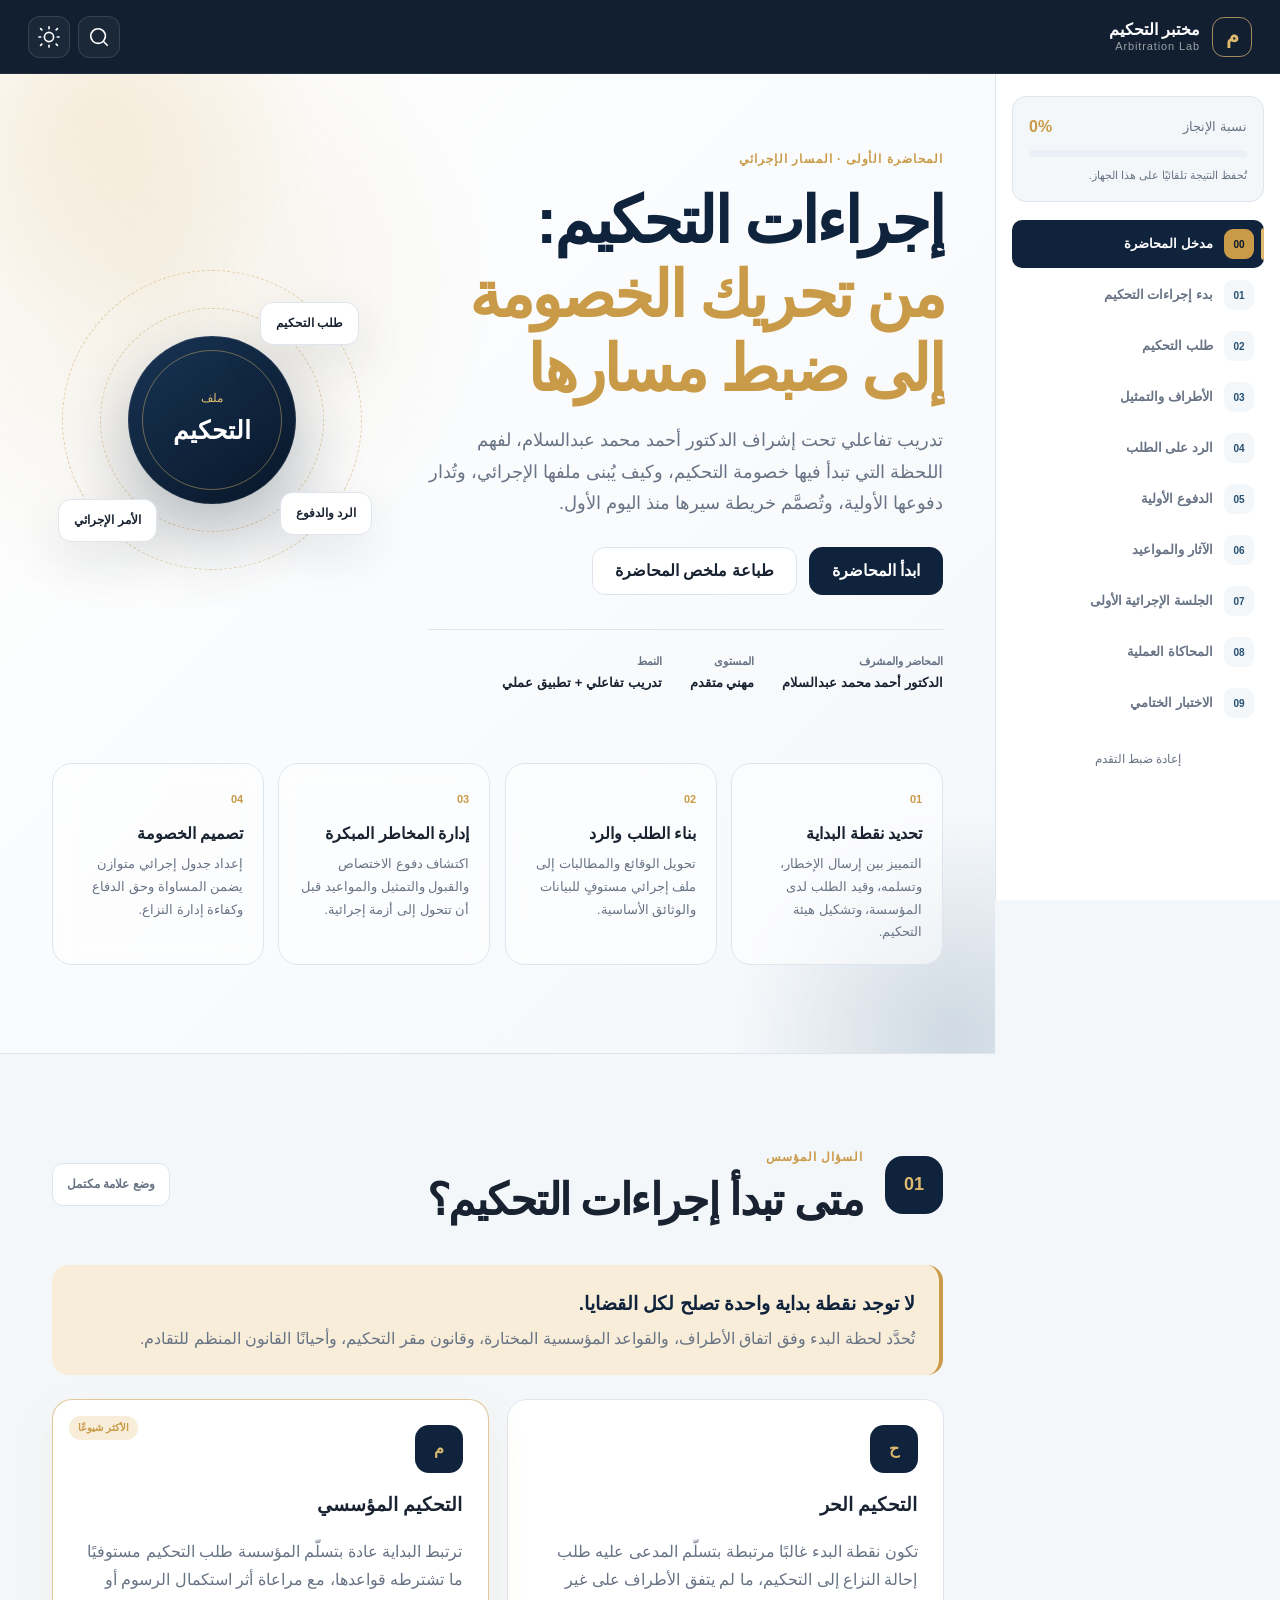
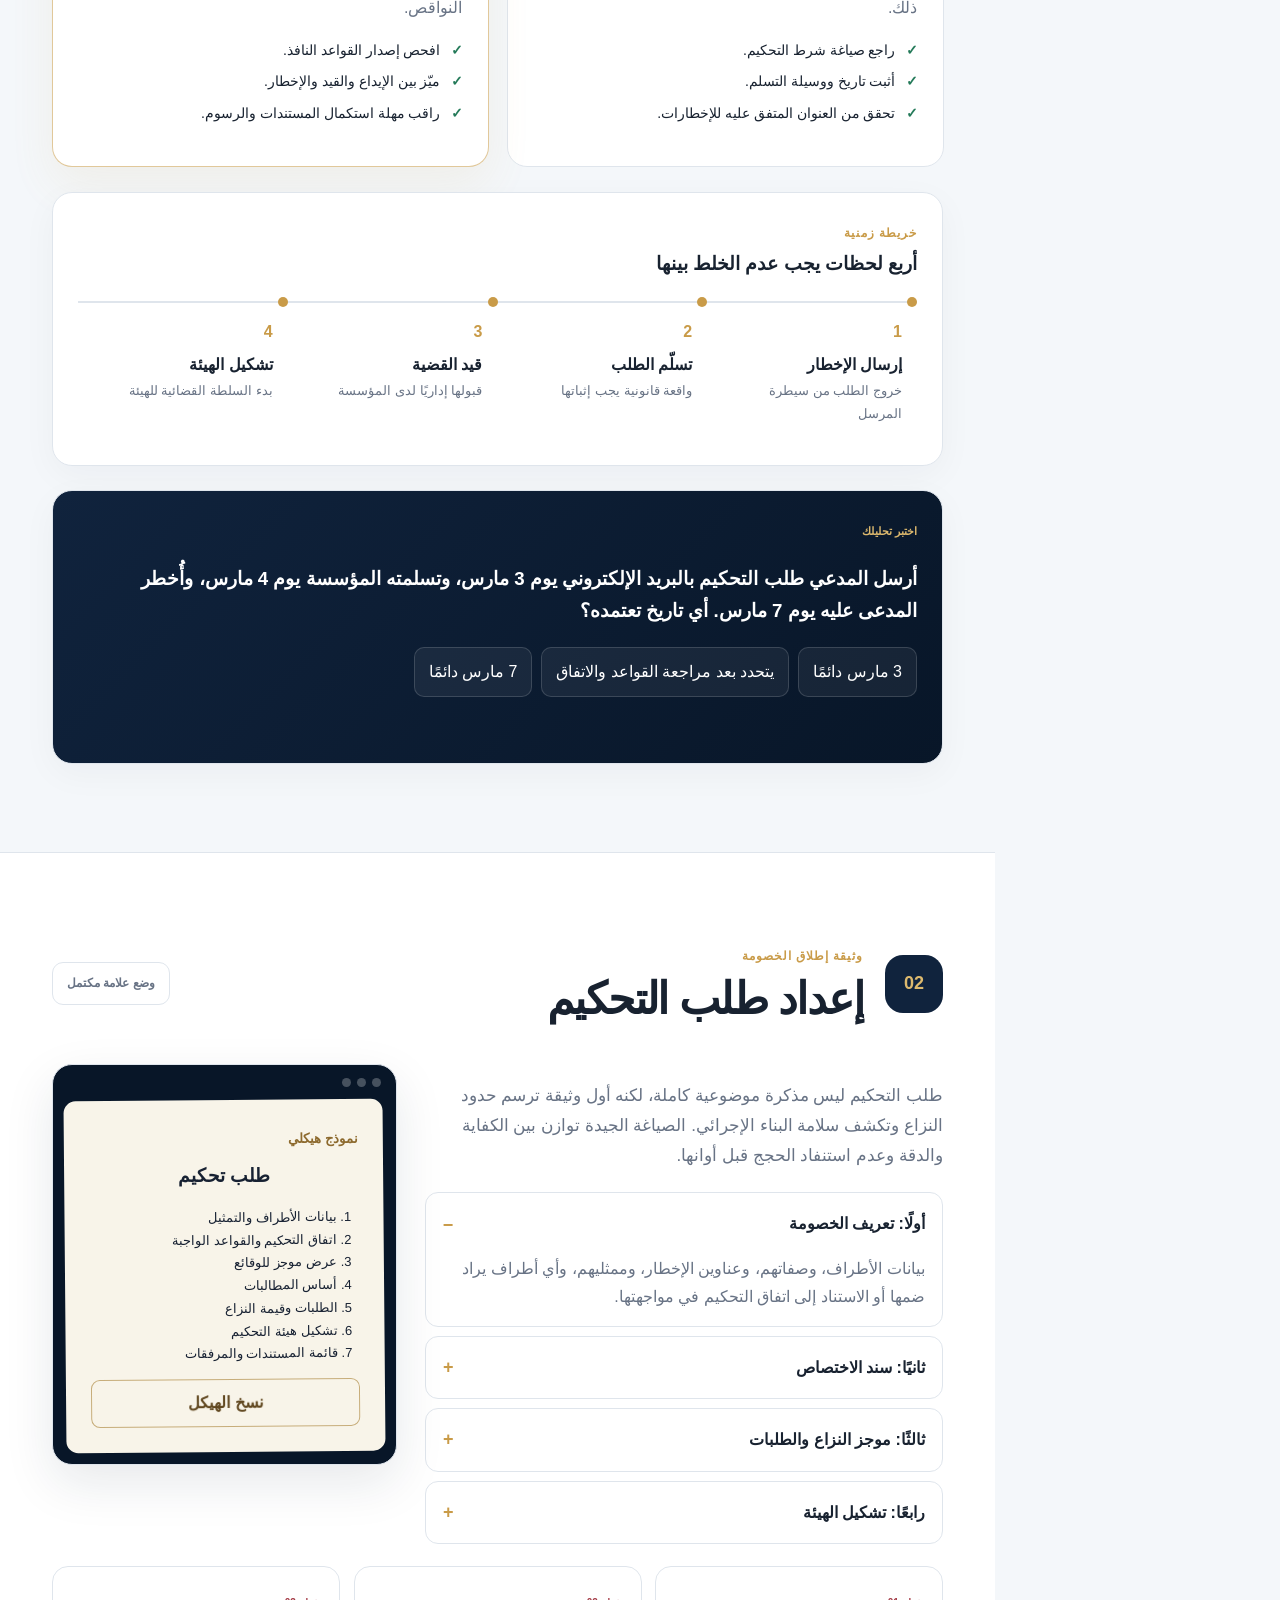
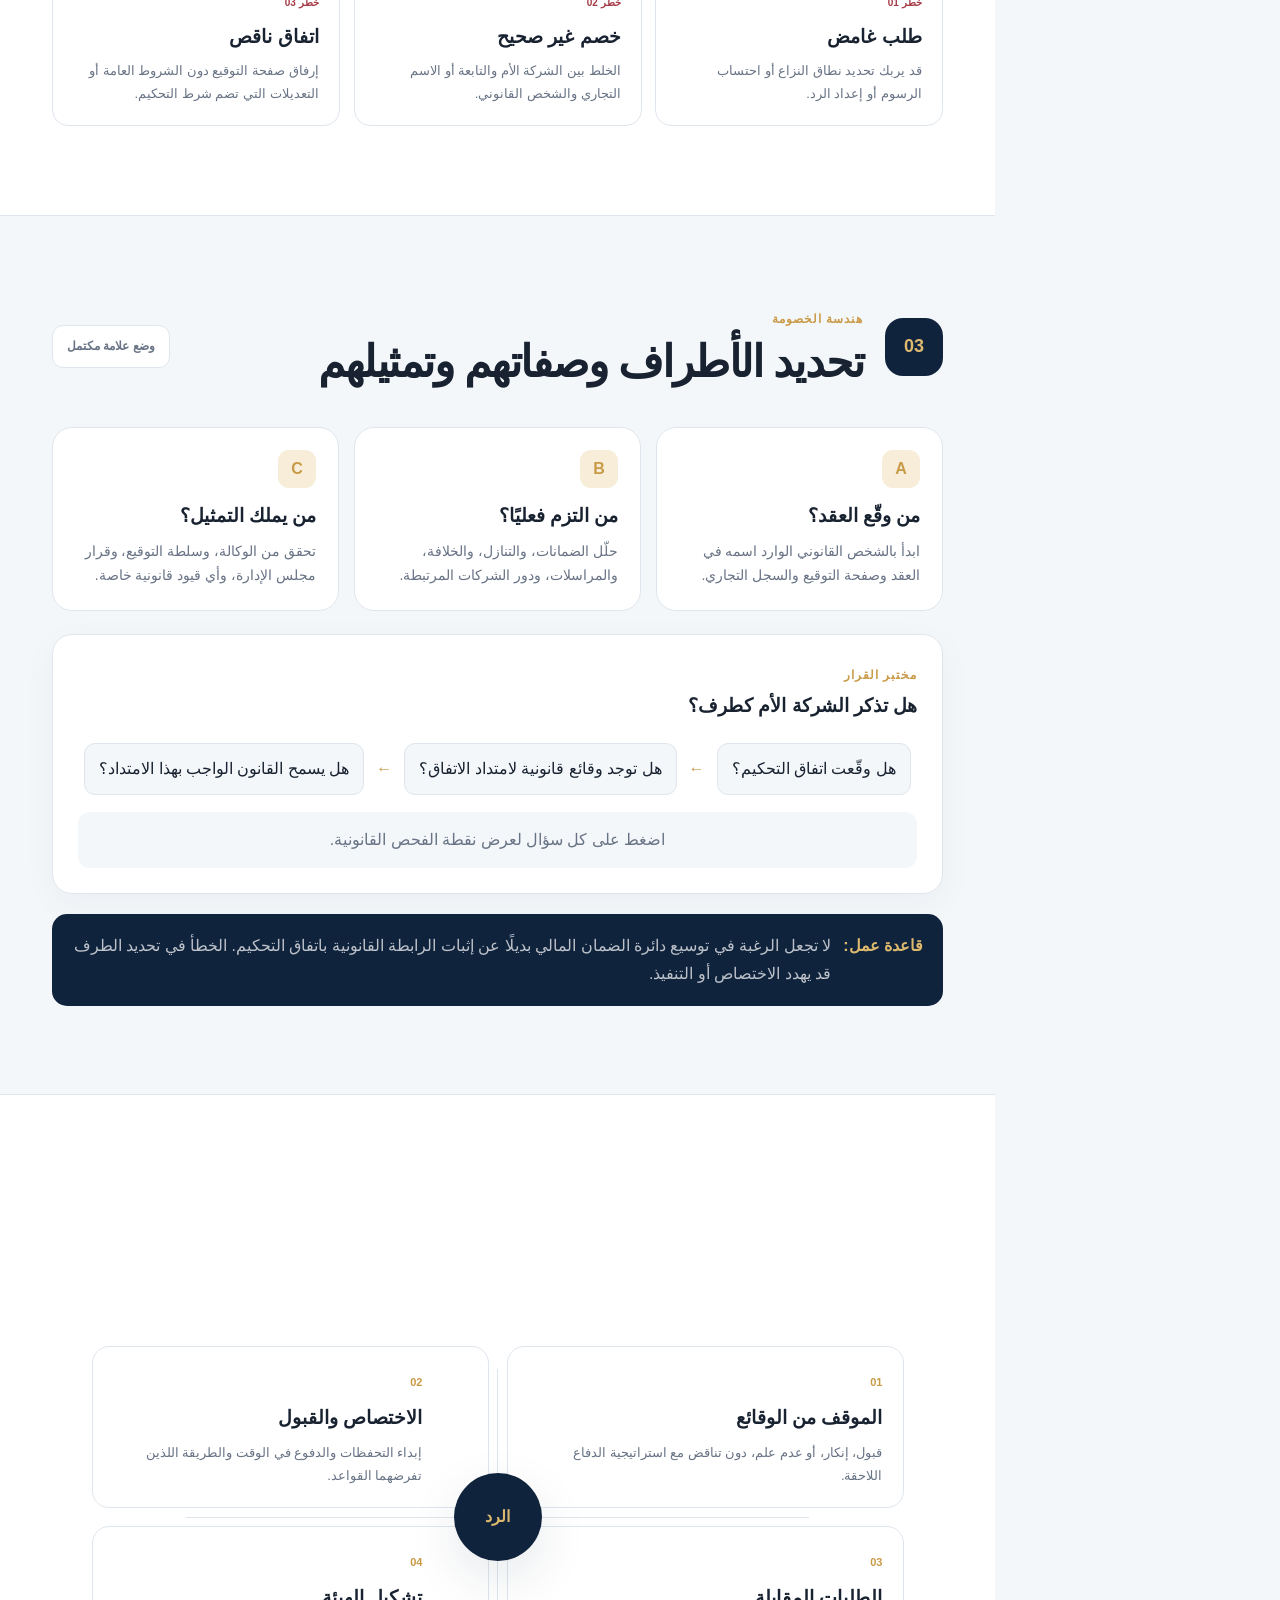
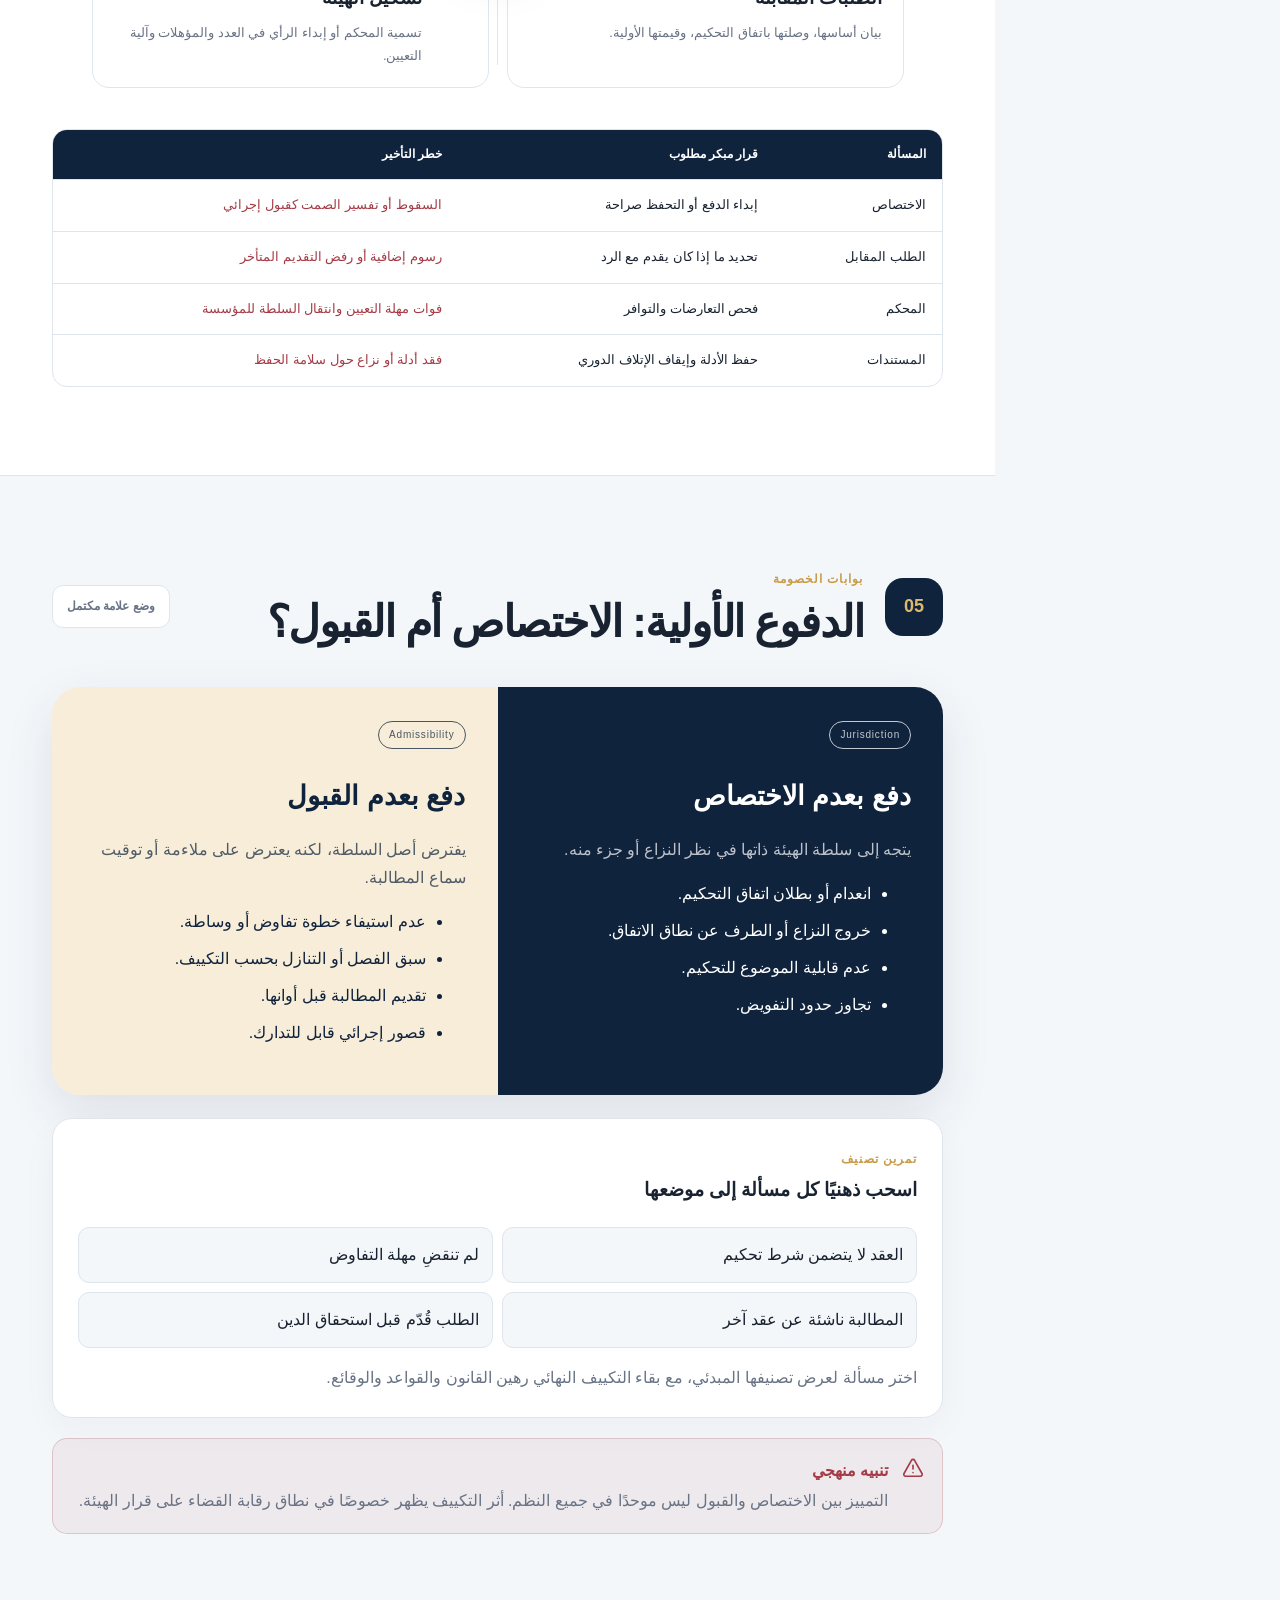
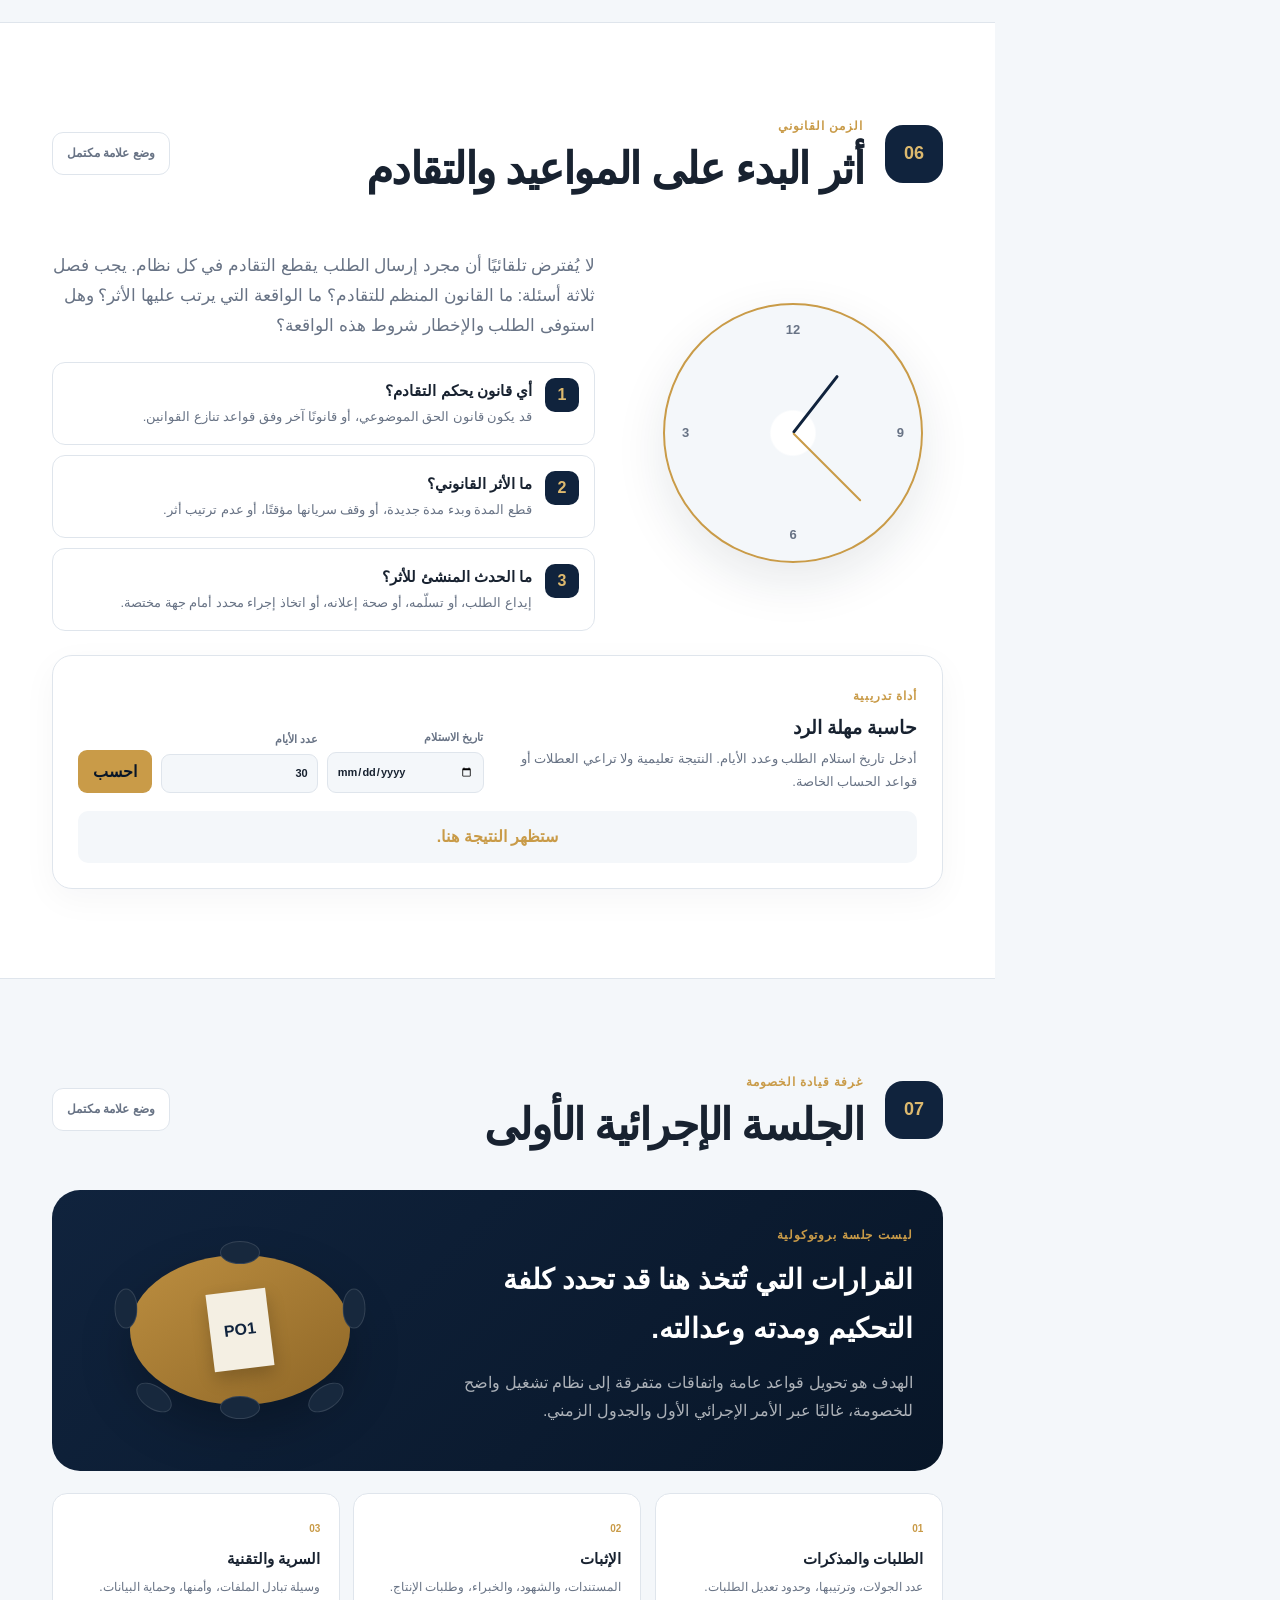
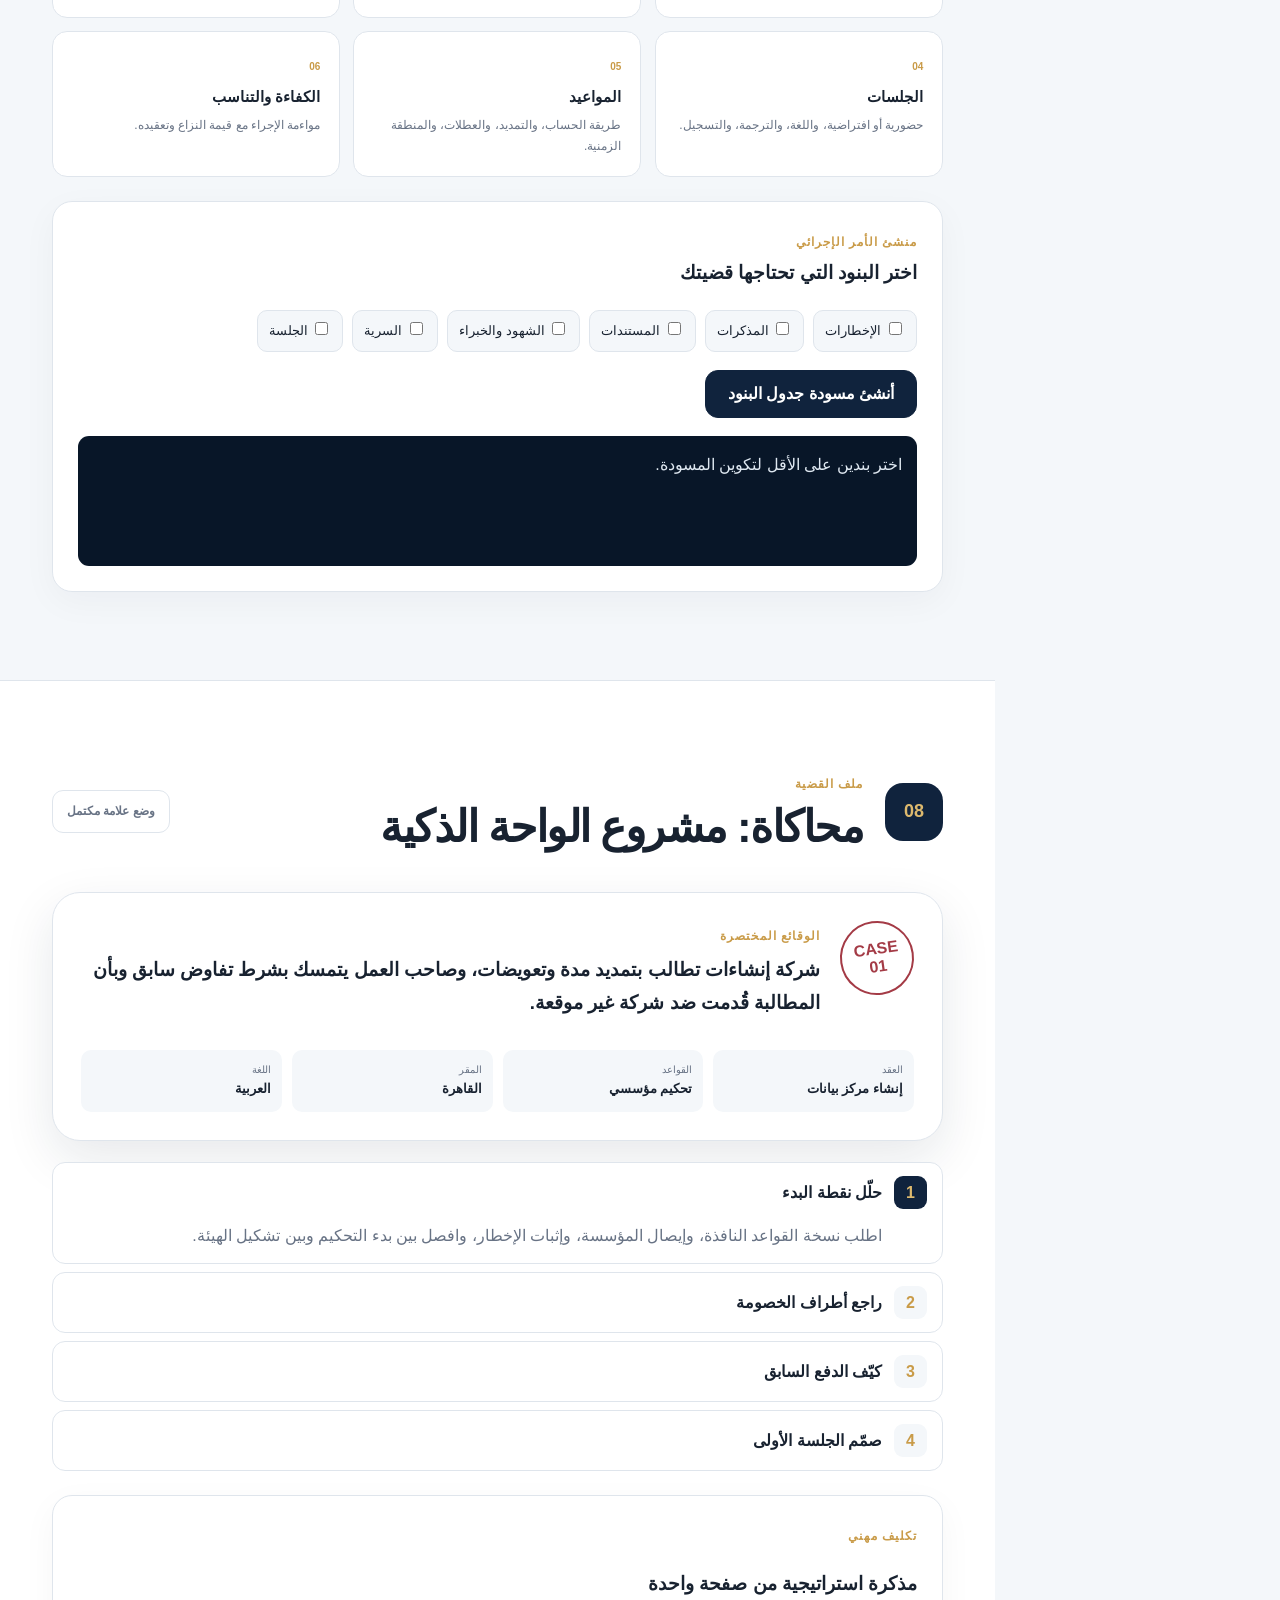
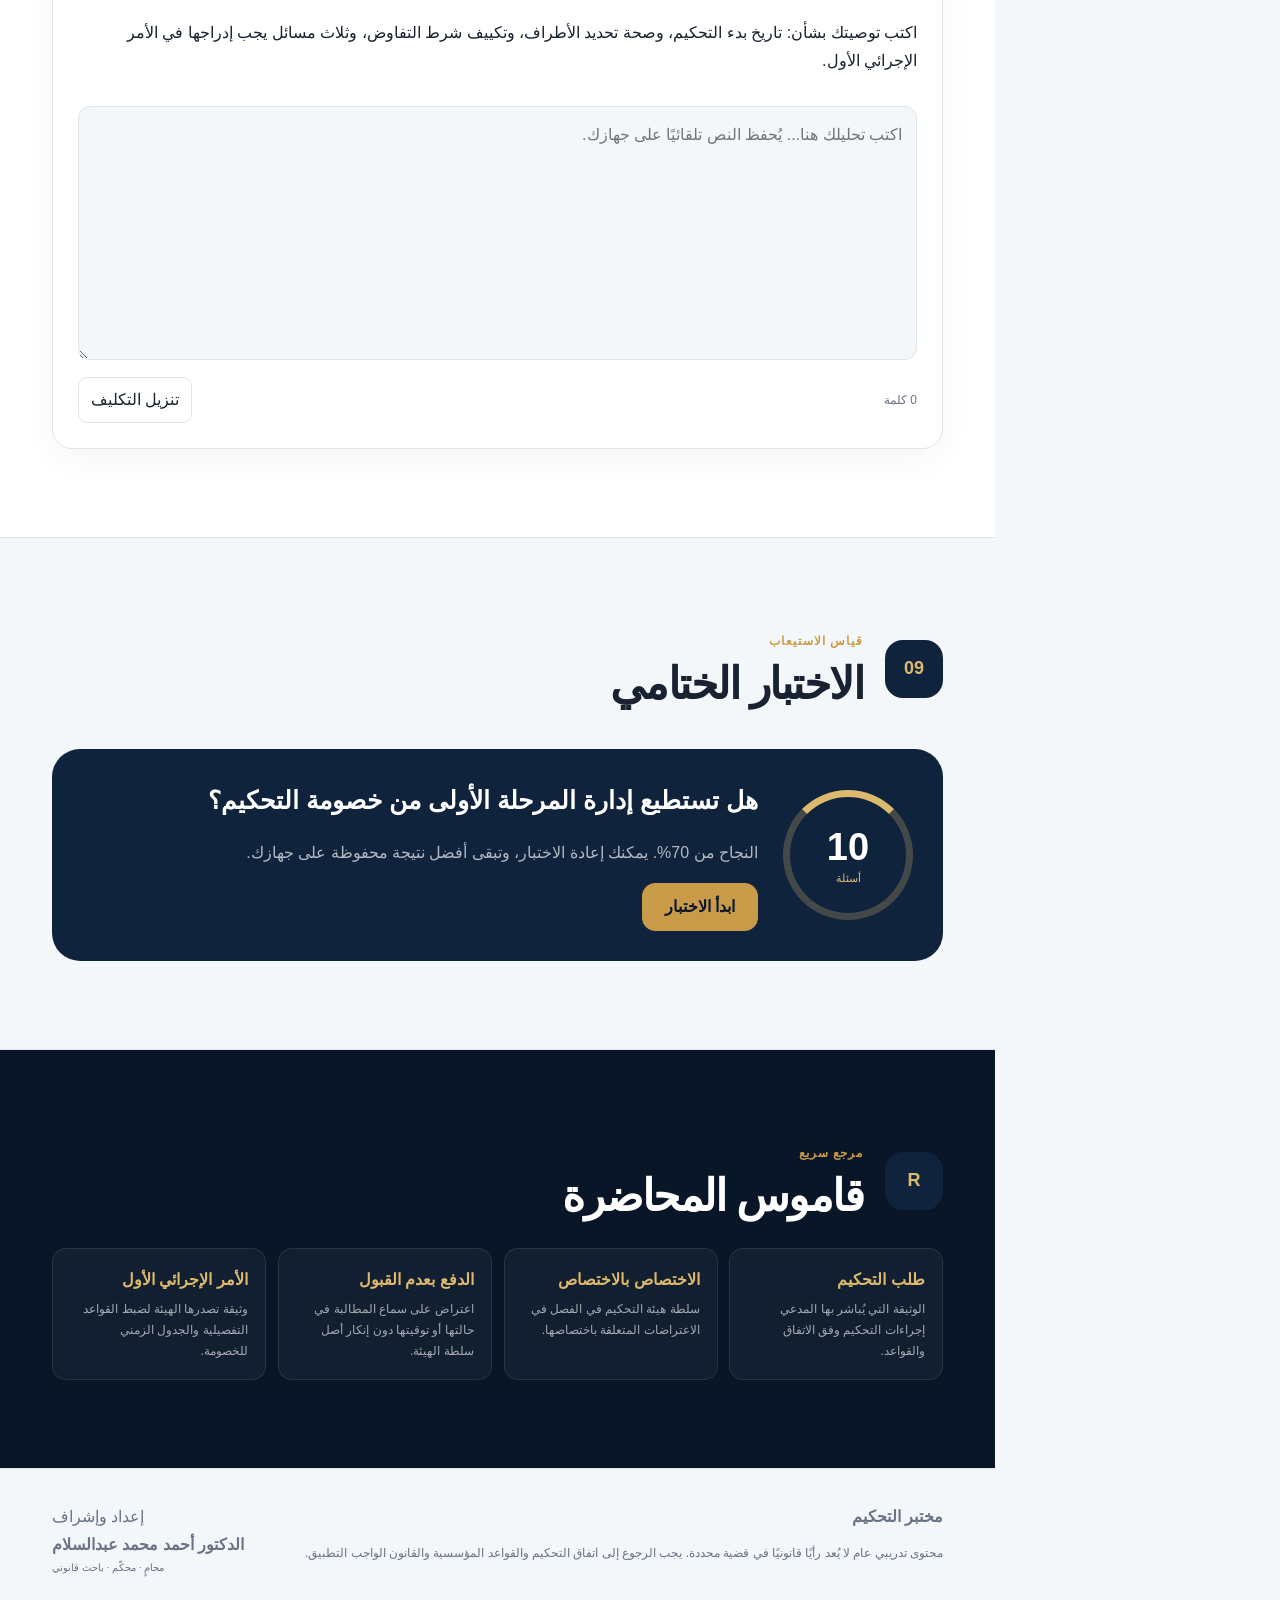
<file: index.html>
<!doctype html>
<html lang="ar" dir="rtl">
<head>
  <meta charset="utf-8" />
  <meta name="viewport" content="width=device-width, initial-scale=1" />
  <meta name="theme-color" content="#10233d" />

  <meta
    name="description"
    content="تدريب تفاعلي حول إجراءات التحكيم تحت إشراف الدكتور أحمد محمد عبدالسلام، يشمل بدء الإجراءات، وطلب التحكيم، والرد، والدفوع الأولية، والجلسة الإجرائية الأولى والتطبيق العملي."
  />

  <meta
    property="og:title"
    content="إجراءات التحكيم | تدريب تفاعلي"
  />

  <meta
    property="og:description"
    content="تدريب قانوني تفاعلي حول إجراءات التحكيم تحت إشراف الدكتور أحمد محمد عبدالسلام."
  />

  <meta property="og:type" content="website" />

  <link
    rel="icon"
    href="assets/favicon.svg"
    type="image/svg+xml"
  />

  <link
    rel="manifest"
    href="manifest.webmanifest"
  />

  <link
    rel="stylesheet"
    href="styles.css"
  />

  <title>إجراءات التحكيم | تدريب تفاعلي</title>
</head>

<body>

  <a class="skip-link" href="#mainContent">
    انتقل إلى المحتوى
  </a>

  <header class="topbar">

    <a
      class="brand"
      href="#home"
      aria-label="العودة إلى الصفحة الرئيسية"
    >
      <span class="brand-mark" aria-hidden="true">م</span>

      <span>
        <strong>مختبر التحكيم</strong>
        <small>Arbitration Lab</small>
      </span>
    </a>

    <nav class="top-actions" aria-label="أدوات التدريب">

      <button
        id="searchToggle"
        class="icon-button"
        type="button"
        aria-label="البحث في المحتوى"
        title="البحث"
      >
        <svg viewBox="0 0 24 24" aria-hidden="true">
          <path
            d="m21 21-4.4-4.4m2.4-5.6a8 8 0 1 1-16 0 8 8 0 0 1 16 0Z"
          />
        </svg>
      </button>

      <button
        id="themeToggle"
        class="icon-button"
        type="button"
        aria-label="تبديل الوضع الليلي"
        title="الوضع الليلي"
      >
        <svg
          class="sun-icon"
          viewBox="0 0 24 24"
          aria-hidden="true"
        >
          <path
            d="M12 3V1m0 22v-2M4.2 4.2 2.8 2.8m18.4 18.4-1.4-1.4M3 12H1m22 0h-2M4.2 19.8l-1.4 1.4M21.2 2.8l-1.4 1.4M17 12a5 5 0 1 1-10 0 5 5 0 0 1 10 0Z"
          />
        </svg>
      </button>

      <button
        id="menuToggle"
        class="icon-button mobile-only"
        type="button"
        aria-label="فتح قائمة المحاور"
        aria-expanded="false"
      >
        <svg viewBox="0 0 24 24" aria-hidden="true">
          <path d="M4 7h16M4 12h16M4 17h16" />
        </svg>
      </button>

    </nav>
  </header>

  <div id="searchPanel" class="search-panel" hidden>

    <div class="search-inner">

      <label for="siteSearch">
        ابحث في المحاضرة
      </label>

      <div class="search-field">

        <input
          id="siteSearch"
          type="search"
          placeholder="مثال: الاختصاص، التقادم، طلب التحكيم..."
          autocomplete="off"
        />

        <button
          id="closeSearch"
          type="button"
          aria-label="إغلاق البحث"
        >
          ×
        </button>

      </div>

      <div
        id="searchResults"
        class="search-results"
        aria-live="polite"
      ></div>

    </div>
  </div>

  <div class="app-shell">

    <aside
      id="courseSidebar"
      class="sidebar"
      aria-label="محاور المحاضرة"
    >

      <div class="sidebar-card progress-card">

        <div class="progress-head">
          <span>نسبة الإنجاز</span>
          <strong id="progressLabel">0%</strong>
        </div>

        <div
          class="progress-track"
          role="progressbar"
          aria-label="نسبة إتمام المحاضرة"
          aria-valuemin="0"
          aria-valuemax="100"
          aria-valuenow="0"
        >
          <span id="progressBar"></span>
        </div>

        <small>
          تُحفظ النتيجة تلقائيًا على هذا الجهاز.
        </small>

      </div>

      <nav class="course-nav">

        <a
          href="#home"
          class="nav-item active"
          data-section="home"
        >
          <span>00</span>
          مدخل المحاضرة
        </a>

        <a
          href="#commencement"
          class="nav-item"
          data-section="commencement"
        >
          <span>01</span>
          بدء إجراءات التحكيم
        </a>

        <a
          href="#request"
          class="nav-item"
          data-section="request"
        >
          <span>02</span>
          طلب التحكيم
        </a>

        <a
          href="#parties"
          class="nav-item"
          data-section="parties"
        >
          <span>03</span>
          الأطراف والتمثيل
        </a>

        <a
          href="#response"
          class="nav-item"
          data-section="response"
        >
          <span>04</span>
          الرد على الطلب
        </a>

        <a
          href="#objections"
          class="nav-item"
          data-section="objections"
        >
          <span>05</span>
          الدفوع الأولية
        </a>

        <a
          href="#effects"
          class="nav-item"
          data-section="effects"
        >
          <span>06</span>
          الآثار والمواعيد
        </a>

        <a
          href="#conference"
          class="nav-item"
          data-section="conference"
        >
          <span>07</span>
          الجلسة الإجرائية الأولى
        </a>

        <a
          href="#simulation"
          class="nav-item"
          data-section="simulation"
        >
          <span>08</span>
          المحاكاة العملية
        </a>

        <a
          href="#assessment"
          class="nav-item"
          data-section="assessment"
        >
          <span>09</span>
          الاختبار الختامي
        </a>

      </nav>

      <button
        id="resetProgress"
        class="text-button"
        type="button"
      >
        إعادة ضبط التقدم
      </button>

    </aside>

    <main id="mainContent" class="main-content">

      <section
        id="home"
        class="course-section hero-section observed-section"
        data-title="مدخل المحاضرة"
        data-search="إجراءات التحكيم أهداف المحاضرة طلب التحكيم الدفوع الجلسة الإجرائية الأولى"
      >

        <div class="hero-copy">

          <span class="eyebrow">
            المحاضرة الأولى · المسار الإجرائي
          </span>

          <h1>
            إجراءات التحكيم:
            <br />
            <em>من تحريك الخصومة إلى ضبط مسارها</em>
          </h1>

          <p class="hero-lead">
            تدريب تفاعلي تحت إشراف الدكتور أحمد محمد عبدالسلام،
            لفهم اللحظة التي تبدأ فيها خصومة التحكيم، وكيف يُبنى
            ملفها الإجرائي، وتُدار دفوعها الأولية، وتُصمَّم خريطة
            سيرها منذ اليوم الأول.
          </p>

          <div class="hero-actions">

            <a
              class="primary-button"
              href="#commencement"
            >
              ابدأ المحاضرة
            </a>

            <button
              id="printGuide"
              class="secondary-button"
              type="button"
            >
              طباعة ملخص المحاضرة
            </button>

          </div>

          <div class="course-meta">

            <div>
              <strong>المحاضر والمشرف</strong>
              <span>الدكتور أحمد محمد عبدالسلام</span>
            </div>

            <div>
              <strong>المستوى</strong>
              <span>مهني متقدم</span>
            </div>

            <div>
              <strong>النمط</strong>
              <span>تدريب تفاعلي + تطبيق عملي</span>
            </div>

          </div>
        </div>

        <div
          class="hero-visual"
          aria-label="خريطة إجراءات التحكيم"
        >

          <div class="orbit orbit-one"></div>
          <div class="orbit orbit-two"></div>

          <div class="visual-core">
            <span>ملف</span>
            <strong>التحكيم</strong>
          </div>

          <div class="visual-node node-one">
            طلب التحكيم
          </div>

          <div class="visual-node node-two">
            الرد والدفوع
          </div>

          <div class="visual-node node-three">
            الأمر الإجرائي
          </div>

        </div>

        <div class="objectives-grid">

          <article>
            <span class="card-number">01</span>
            <h3>تحديد نقطة البداية</h3>
            <p>
              التمييز بين إرسال الإخطار، وتسلمه، وقيد الطلب
              لدى المؤسسة، وتشكيل هيئة التحكيم.
            </p>
          </article>

          <article>
            <span class="card-number">02</span>
            <h3>بناء الطلب والرد</h3>
            <p>
              تحويل الوقائع والمطالبات إلى ملف إجرائي مستوفٍ
              للبيانات والوثائق الأساسية.
            </p>
          </article>

          <article>
            <span class="card-number">03</span>
            <h3>إدارة المخاطر المبكرة</h3>
            <p>
              اكتشاف دفوع الاختصاص والقبول والتمثيل والمواعيد
              قبل أن تتحول إلى أزمة إجرائية.
            </p>
          </article>

          <article>
            <span class="card-number">04</span>
            <h3>تصميم الخصومة</h3>
            <p>
              إعداد جدول إجرائي متوازن يضمن المساواة وحق الدفاع
              وكفاءة إدارة النزاع.
            </p>
          </article>

        </div>
      </section>

      <section
        id="commencement"
        class="course-section observed-section lesson-section"
        data-title="بدء إجراءات التحكيم"
        data-search="متى تبدأ إجراءات التحكيم استلام الإخطار قيد الطلب المؤسسة التحكيم المؤسسي الحر الأونسيترال"
      >

        <div class="section-heading">

          <span class="section-index">01</span>

          <div>
            <span class="eyebrow">السؤال المؤسس</span>
            <h2>متى تبدأ إجراءات التحكيم؟</h2>
          </div>

          <button
            class="complete-button"
            data-complete="commencement"
            type="button"
          >
            وضع علامة مكتمل
          </button>

        </div>

        <div class="concept-banner">

          <strong>
            لا توجد نقطة بداية واحدة تصلح لكل القضايا.
          </strong>

          <p>
            تُحدَّد لحظة البدء وفق اتفاق الأطراف، والقواعد
            المؤسسية المختارة، وقانون مقر التحكيم، وأحيانًا
            القانون المنظم للتقادم.
          </p>

        </div>

        <div class="compare-grid">

          <article class="comparison-card">

            <div class="comparison-icon">ح</div>

            <h3>التحكيم الحر</h3>

            <p>
              تكون نقطة البدء غالبًا مرتبطة بتسلّم المدعى عليه
              طلب إحالة النزاع إلى التحكيم، ما لم يتفق الأطراف
              على غير ذلك.
            </p>

            <ul class="check-list">
              <li>راجع صياغة شرط التحكيم.</li>
              <li>أثبت تاريخ ووسيلة التسلم.</li>
              <li>تحقق من العنوان المتفق عليه للإخطارات.</li>
            </ul>

          </article>

          <article class="comparison-card featured">

            <span class="featured-label">
              الأكثر شيوعًا
            </span>

            <div class="comparison-icon">م</div>

            <h3>التحكيم المؤسسي</h3>

            <p>
              ترتبط البداية عادة بتسلّم المؤسسة طلب التحكيم
              مستوفيًا ما تشترطه قواعدها، مع مراعاة أثر استكمال
              الرسوم أو النواقص.
            </p>

            <ul class="check-list">
              <li>افحص إصدار القواعد النافذ.</li>
              <li>ميّز بين الإيداع والقيد والإخطار.</li>
              <li>راقب مهلة استكمال المستندات والرسوم.</li>
            </ul>

          </article>
        </div>

        <div class="timeline-card">

          <div class="card-heading">
            <div>
              <span class="eyebrow">خريطة زمنية</span>
              <h3>أربع لحظات يجب عدم الخلط بينها</h3>
            </div>
          </div>

          <div class="timeline">

            <div class="timeline-step">
              <span>1</span>
              <strong>إرسال الإخطار</strong>
              <small>خروج الطلب من سيطرة المرسل</small>
            </div>

            <div class="timeline-step">
              <span>2</span>
              <strong>تسلّم الطلب</strong>
              <small>واقعة قانونية يجب إثباتها</small>
            </div>

            <div class="timeline-step">
              <span>3</span>
              <strong>قيد القضية</strong>
              <small>قبولها إداريًا لدى المؤسسة</small>
            </div>

            <div class="timeline-step">
              <span>4</span>
              <strong>تشكيل الهيئة</strong>
              <small>بدء السلطة القضائية للهيئة</small>
            </div>

          </div>
        </div>

        <div
          class="practice-box"
          data-practice="commencement"
        >

          <span class="practice-label">
            اختبر تحليلك
          </span>

          <h3>
            أرسل المدعي طلب التحكيم بالبريد الإلكتروني يوم
            3 مارس، وتسلمته المؤسسة يوم 4 مارس، وأُخطر
            المدعى عليه يوم 7 مارس. أي تاريخ تعتمده؟
          </h3>

          <div class="choice-row">

            <button
              type="button"
              data-answer="wrong"
            >
              3 مارس دائمًا
            </button>

            <button
              type="button"
              data-answer="correct"
            >
              يتحدد بعد مراجعة القواعد والاتفاق
            </button>

            <button
              type="button"
              data-answer="wrong"
            >
              7 مارس دائمًا
            </button>

          </div>

          <p
            class="practice-feedback"
            aria-live="polite"
          ></p>

        </div>
      </section>

      <section
        id="request"
        class="course-section observed-section lesson-section"
        data-title="طلب التحكيم"
        data-search="إعداد طلب التحكيم بيانات الطلب أطراف الاتفاق الوقائع الطلبات التعيين الرسوم المستندات"
      >

        <div class="section-heading">

          <span class="section-index">02</span>

          <div>
            <span class="eyebrow">وثيقة إطلاق الخصومة</span>
            <h2>إعداد طلب التحكيم</h2>
          </div>

          <button
            class="complete-button"
            data-complete="request"
            type="button"
          >
            وضع علامة مكتمل
          </button>

        </div>

        <div class="two-column">

          <div>

            <p class="section-intro">
              طلب التحكيم ليس مذكرة موضوعية كاملة، لكنه أول
              وثيقة ترسم حدود النزاع وتكشف سلامة البناء الإجرائي.
              الصياغة الجيدة توازن بين الكفاية والدقة وعدم استنفاد
              الحجج قبل أوانها.
            </p>

            <div class="accordion" data-accordion>

              <article class="accordion-item open">

                <button
                  class="accordion-trigger"
                  type="button"
                  aria-expanded="true"
                >
                  <span>أولًا: تعريف الخصومة</span>
                  <b>−</b>
                </button>

                <div class="accordion-content">
                  <p>
                    بيانات الأطراف، وصفاتهم، وعناوين الإخطار،
                    وممثليهم، وأي أطراف يراد ضمها أو الاستناد
                    إلى اتفاق التحكيم في مواجهتها.
                  </p>
                </div>

              </article>

              <article class="accordion-item">

                <button
                  class="accordion-trigger"
                  type="button"
                  aria-expanded="false"
                >
                  <span>ثانيًا: سند الاختصاص</span>
                  <b>+</b>
                </button>

                <div class="accordion-content">
                  <p>
                    نص اتفاق التحكيم، والعقد أو العقود التي
                    يتصل بها، ومقر التحكيم، واللغة، والقانون
                    الواجب التطبيق، والقواعد المؤسسية إن وجدت.
                  </p>
                </div>

              </article>

              <article class="accordion-item">

                <button
                  class="accordion-trigger"
                  type="button"
                  aria-expanded="false"
                >
                  <span>ثالثًا: موجز النزاع والطلبات</span>
                  <b>+</b>
                </button>

                <div class="accordion-content">
                  <p>
                    تسلسل الوقائع الجوهرية، والطبيعة القانونية
                    للمطالبات، وقيمة النزاع أو طريقة تقديرها،
                    والطلبات النهائية أو المؤقتة.
                  </p>
                </div>

              </article>

              <article class="accordion-item">

                <button
                  class="accordion-trigger"
                  type="button"
                  aria-expanded="false"
                >
                  <span>رابعًا: تشكيل الهيئة</span>
                  <b>+</b>
                </button>

                <div class="accordion-content">
                  <p>
                    عدد المحكمين، وبيانات المحكم المسمى إن كان
                    التعيين مطلوبًا، أو مقترح آلية التشكيل، مع
                    الانتباه لمتطلبات الاستقلال والحياد.
                  </p>
                </div>

              </article>

            </div>
          </div>

          <div class="document-card">

            <div class="document-top">
              <span></span>
              <span></span>
              <span></span>
            </div>

            <div class="document-paper">

              <small>نموذج هيكلي</small>

              <h3>طلب تحكيم</h3>

              <ol>
                <li>بيانات الأطراف والتمثيل</li>
                <li>اتفاق التحكيم والقواعد الواجبة</li>
                <li>عرض موجز للوقائع</li>
                <li>أساس المطالبات</li>
                <li>الطلبات وقيمة النزاع</li>
                <li>تشكيل هيئة التحكيم</li>
                <li>قائمة المستندات والمرفقات</li>
              </ol>

              <button
                id="copyTemplate"
                type="button"
              >
                نسخ الهيكل
              </button>

            </div>
          </div>
        </div>

        <div class="risk-grid">

          <article>
            <span>خطر 01</span>
            <h3>طلب غامض</h3>
            <p>
              قد يربك تحديد نطاق النزاع أو احتساب الرسوم
              أو إعداد الرد.
            </p>
          </article>

          <article>
            <span>خطر 02</span>
            <h3>خصم غير صحيح</h3>
            <p>
              الخلط بين الشركة الأم والتابعة أو الاسم التجاري
              والشخص القانوني.
            </p>
          </article>

          <article>
            <span>خطر 03</span>
            <h3>اتفاق ناقص</h3>
            <p>
              إرفاق صفحة التوقيع دون الشروط العامة أو التعديلات
              التي تضم شرط التحكيم.
            </p>
          </article>

        </div>
      </section>

      <section
        id="parties"
        class="course-section observed-section lesson-section"
        data-title="الأطراف والتمثيل القانوني"
        data-search="تحديد الأطراف الصفات التمثيل القانوني الشخصية الاعتبارية الوكالة التفويض الشركة الأم التابعة"
      >

        <div class="section-heading">

          <span class="section-index">03</span>

          <div>
            <span class="eyebrow">هندسة الخصومة</span>
            <h2>تحديد الأطراف وصفاتهم وتمثيلهم</h2>
          </div>

          <button
            class="complete-button"
            data-complete="parties"
            type="button"
          >
            وضع علامة مكتمل
          </button>

        </div>

        <div class="diagnostic-grid">

          <article class="diagnostic-card">
            <span class="diagnostic-letter">A</span>
            <h3>من وقّع العقد؟</h3>
            <p>
              ابدأ بالشخص القانوني الوارد اسمه في العقد وصفحة
              التوقيع والسجل التجاري.
            </p>
          </article>

          <article class="diagnostic-card">
            <span class="diagnostic-letter">B</span>
            <h3>من التزم فعليًا؟</h3>
            <p>
              حلّل الضمانات، والتنازل، والخلافة، والمراسلات،
              ودور الشركات المرتبطة.
            </p>
          </article>

          <article class="diagnostic-card">
            <span class="diagnostic-letter">C</span>
            <h3>من يملك التمثيل؟</h3>
            <p>
              تحقق من الوكالة، وسلطة التوقيع، وقرار مجلس الإدارة،
              وأي قيود قانونية خاصة.
            </p>
          </article>

        </div>

        <div class="decision-lab">

          <div class="card-heading">
            <div>
              <span class="eyebrow">مختبر القرار</span>
              <h3>هل تذكر الشركة الأم كطرف؟</h3>
            </div>
          </div>

          <div class="decision-flow">

            <button type="button" data-flow="signed">
              هل وقّعت اتفاق التحكيم؟
            </button>

            <span>←</span>

            <button type="button" data-flow="conduct">
              هل توجد وقائع قانونية لامتداد الاتفاق؟
            </button>

            <span>←</span>

            <button type="button" data-flow="law">
              هل يسمح القانون الواجب بهذا الامتداد؟
            </button>

          </div>

          <div
            id="flowExplanation"
            class="flow-explanation"
          >
            اضغط على كل سؤال لعرض نقطة الفحص القانونية.
          </div>

        </div>

        <div class="legal-note">

          <strong>قاعدة عمل:</strong>

          <p>
            لا تجعل الرغبة في توسيع دائرة الضمان المالي بديلًا
            عن إثبات الرابطة القانونية باتفاق التحكيم. الخطأ في
            تحديد الطرف قد يهدد الاختصاص أو التنفيذ.
          </p>

        </div>
      </section>

      <section
        id="response"
        class="course-section observed-section lesson-section"
        data-title="الرد على طلب التحكيم"
        data-search="الرد على طلب التحكيم إنكار قبول طلبات مقابلة محكم اختصاص تحفظ الدفوع"
      >

        <div class="section-heading">

          <span class="section-index">04</span>

          <div>
            <span class="eyebrow">أول دفاع مكتوب</span>
            <h2>الرد على طلب التحكيم</h2>
          </div>

          <button
            class="complete-button"
            data-complete="response"
            type="button"
          >
            وضع علامة مكتمل
          </button>

        </div>

        <div class="response-map">

          <div class="map-center">الرد</div>

          <article>
            <span>01</span>
            <h3>الموقف من الوقائع</h3>
            <p>
              قبول، إنكار، أو عدم علم، دون تناقض مع استراتيجية
              الدفاع اللاحقة.
            </p>
          </article>

          <article>
            <span>02</span>
            <h3>الاختصاص والقبول</h3>
            <p>
              إبداء التحفظات والدفوع في الوقت والطريقة اللذين
              تفرضهما القواعد.
            </p>
          </article>

          <article>
            <span>03</span>
            <h3>الطلبات المقابلة</h3>
            <p>
              بيان أساسها، وصلتها باتفاق التحكيم، وقيمتها الأولية.
            </p>
          </article>

          <article>
            <span>04</span>
            <h3>تشكيل الهيئة</h3>
            <p>
              تسمية المحكم أو إبداء الرأي في العدد والمؤهلات
              وآلية التعيين.
            </p>
          </article>

        </div>

        <div class="strategy-table-wrap">

          <table class="strategy-table">

            <thead>
              <tr>
                <th>المسألة</th>
                <th>قرار مبكر مطلوب</th>
                <th>خطر التأخير</th>
              </tr>
            </thead>

            <tbody>

              <tr>
                <td>الاختصاص</td>
                <td>إبداء الدفع أو التحفظ صراحة</td>
                <td>
                  السقوط أو تفسير الصمت كقبول إجرائي
                </td>
              </tr>

              <tr>
                <td>الطلب المقابل</td>
                <td>تحديد ما إذا كان يقدم مع الرد</td>
                <td>
                  رسوم إضافية أو رفض التقديم المتأخر
                </td>
              </tr>

              <tr>
                <td>المحكم</td>
                <td>فحص التعارضات والتوافر</td>
                <td>
                  فوات مهلة التعيين وانتقال السلطة للمؤسسة
                </td>
              </tr>

              <tr>
                <td>المستندات</td>
                <td>حفظ الأدلة وإيقاف الإتلاف الدوري</td>
                <td>
                  فقد أدلة أو نزاع حول سلامة الحفظ
                </td>
              </tr>

            </tbody>
          </table>
        </div>
      </section>

      <section
        id="objections"
        class="course-section observed-section lesson-section"
        data-title="الدفوع الأولية"
        data-search="الدفع بعدم الاختصاص عدم القبول الاختصاص بالاختصاص بطلان الاتفاق نطاق الاتفاق شروط سابقة التحكيم"
      >

        <div class="section-heading">

          <span class="section-index">05</span>

          <div>
            <span class="eyebrow">بوابات الخصومة</span>
            <h2>الدفوع الأولية: الاختصاص أم القبول؟</h2>
          </div>

          <button
            class="complete-button"
            data-complete="objections"
            type="button"
          >
            وضع علامة مكتمل
          </button>

        </div>

        <div class="split-panel">

          <article class="split-card jurisdiction">

            <span class="panel-tag">
              Jurisdiction
            </span>

            <h3>دفع بعدم الاختصاص</h3>

            <p>
              يتجه إلى سلطة الهيئة ذاتها في نظر النزاع
              أو جزء منه.
            </p>

            <ul>
              <li>انعدام أو بطلان اتفاق التحكيم.</li>
              <li>خروج النزاع أو الطرف عن نطاق الاتفاق.</li>
              <li>عدم قابلية الموضوع للتحكيم.</li>
              <li>تجاوز حدود التفويض.</li>
            </ul>

          </article>

          <article class="split-card admissibility">

            <span class="panel-tag">
              Admissibility
            </span>

            <h3>دفع بعدم القبول</h3>

            <p>
              يفترض أصل السلطة، لكنه يعترض على ملاءمة أو توقيت
              سماع المطالبة.
            </p>

            <ul>
              <li>عدم استيفاء خطوة تفاوض أو وساطة.</li>
              <li>سبق الفصل أو التنازل بحسب التكييف.</li>
              <li>تقديم المطالبة قبل أوانها.</li>
              <li>قصور إجرائي قابل للتدارك.</li>
            </ul>

          </article>
        </div>

        <div class="issue-sorter">

          <div class="card-heading">
            <div>
              <span class="eyebrow">تمرين تصنيف</span>
              <h3>اسحب ذهنيًا كل مسألة إلى موضعها</h3>
            </div>
          </div>

          <div class="sorter-items">

            <button
              type="button"
              data-category="jurisdiction"
            >
              العقد لا يتضمن شرط تحكيم
            </button>

            <button
              type="button"
              data-category="admissibility"
            >
              لم تنقضِ مهلة التفاوض
            </button>

            <button
              type="button"
              data-category="jurisdiction"
            >
              المطالبة ناشئة عن عقد آخر
            </button>

            <button
              type="button"
              data-category="admissibility"
            >
              الطلب قُدّم قبل استحقاق الدين
            </button>

          </div>

          <p id="sorterFeedback">
            اختر مسألة لعرض تصنيفها المبدئي، مع بقاء التكييف
            النهائي رهين القانون والقواعد والوقائع.
          </p>

        </div>

        <div class="warning-box">

          <svg viewBox="0 0 24 24" aria-hidden="true">
            <path
              d="M12 9v4m0 4h.01M10.3 3.6 2.2 18a2 2 0 0 0 1.8 3h16a2 2 0 0 0 1.8-3L13.7 3.6a2 2 0 0 0-3.4 0Z"
            />
          </svg>

          <div>

            <strong>تنبيه منهجي</strong>

            <p>
              التمييز بين الاختصاص والقبول ليس موحدًا في جميع
              النظم. أثر التكييف يظهر خصوصًا في نطاق رقابة القضاء
              على قرار الهيئة.
            </p>

          </div>
        </div>
      </section>

      <section
        id="effects"
        class="course-section observed-section lesson-section"
        data-title="أثر بدء التحكيم على المواعيد والتقادم"
        data-search="أثر بدء التحكيم المواعيد التقادم قطع وقف حفظ الحقوق الإخطارات القانون الواجب التطبيق"
      >

        <div class="section-heading">

          <span class="section-index">06</span>

          <div>
            <span class="eyebrow">الزمن القانوني</span>
            <h2>أثر البدء على المواعيد والتقادم</h2>
          </div>

          <button
            class="complete-button"
            data-complete="effects"
            type="button"
          >
            وضع علامة مكتمل
          </button>

        </div>

        <div class="clock-layout">

          <div
            class="legal-clock"
            aria-hidden="true"
          >
            <span class="hand hand-one"></span>
            <span class="hand hand-two"></span>
            <b>12</b>
            <b>3</b>
            <b>6</b>
            <b>9</b>
          </div>

          <div>

            <p class="section-intro">
              لا يُفترض تلقائيًا أن مجرد إرسال الطلب يقطع التقادم
              في كل نظام. يجب فصل ثلاثة أسئلة: ما القانون المنظم
              للتقادم؟ ما الواقعة التي يرتب عليها الأثر؟ وهل استوفى
              الطلب والإخطار شروط هذه الواقعة؟
            </p>

            <div class="question-stack">

              <article>
                <span>1</span>
                <div>
                  <h3>أي قانون يحكم التقادم؟</h3>
                  <p>
                    قد يكون قانون الحق الموضوعي، أو قانونًا آخر
                    وفق قواعد تنازع القوانين.
                  </p>
                </div>
              </article>

              <article>
                <span>2</span>
                <div>
                  <h3>ما الأثر القانوني؟</h3>
                  <p>
                    قطع المدة وبدء مدة جديدة، أو وقف سريانها
                    مؤقتًا، أو عدم ترتيب أثر.
                  </p>
                </div>
              </article>

              <article>
                <span>3</span>
                <div>
                  <h3>ما الحدث المنشئ للأثر؟</h3>
                  <p>
                    إيداع الطلب، أو تسلّمه، أو صحة إعلانه،
                    أو اتخاذ إجراء محدد أمام جهة مختصة.
                  </p>
                </div>
              </article>

            </div>
          </div>
        </div>

        <div class="deadline-calculator">

          <div>

            <span class="eyebrow">
              أداة تدريبية
            </span>

            <h3>حاسبة مهلة الرد</h3>

            <p>
              أدخل تاريخ استلام الطلب وعدد الأيام. النتيجة تعليمية
              ولا تراعي العطلات أو قواعد الحساب الخاصة.
            </p>

          </div>

          <div class="calculator-fields">

            <label>
              تاريخ الاستلام
              <input
                id="receivedDate"
                type="date"
              />
            </label>

            <label>
              عدد الأيام
              <input
                id="deadlineDays"
                type="number"
                min="1"
                max="365"
                value="30"
              />
            </label>

            <button
              id="calculateDeadline"
              type="button"
            >
              احسب
            </button>

          </div>

          <output id="deadlineResult">
            ستظهر النتيجة هنا.
          </output>

        </div>
      </section>

      <section
        id="conference"
        class="course-section observed-section lesson-section"
        data-title="الجلسة الإجرائية الأولى"
        data-search="الجلسة الإجرائية الأولى مؤتمر إدارة الدعوى الأمر الإجرائي الأول الجدول الإجرائي الأدلة السرية الأمن السيبراني"
      >

        <div class="section-heading">

          <span class="section-index">07</span>

          <div>
            <span class="eyebrow">غرفة قيادة الخصومة</span>
            <h2>الجلسة الإجرائية الأولى</h2>
          </div>

          <button
            class="complete-button"
            data-complete="conference"
            type="button"
          >
            وضع علامة مكتمل
          </button>

        </div>

        <div class="conference-hero">

          <div>

            <span class="eyebrow">
              ليست جلسة بروتوكولية
            </span>

            <h3>
              القرارات التي تُتخذ هنا قد تحدد كلفة التحكيم
              ومدته وعدالته.
            </h3>

            <p>
              الهدف هو تحويل قواعد عامة واتفاقات متفرقة إلى
              نظام تشغيل واضح للخصومة، غالبًا عبر الأمر الإجرائي
              الأول والجدول الزمني.
            </p>

          </div>

          <div
            class="conference-table"
            aria-hidden="true"
          >

            <span class="seat seat-one"></span>
            <span class="seat seat-two"></span>
            <span class="seat seat-three"></span>
            <span class="seat seat-four"></span>
            <span class="seat seat-five"></span>
            <span class="seat seat-six"></span>

            <div>PO1</div>

          </div>
        </div>

        <div class="agenda-grid">

          <article>
            <span>01</span>
            <h3>الطلبات والمذكرات</h3>
            <p>
              عدد الجولات، وترتيبها، وحدود تعديل الطلبات.
            </p>
          </article>

          <article>
            <span>02</span>
            <h3>الإثبات</h3>
            <p>
              المستندات، والشهود، والخبراء، وطلبات الإنتاج.
            </p>
          </article>

          <article>
            <span>03</span>
            <h3>السرية والتقنية</h3>
            <p>
              وسيلة تبادل الملفات، وأمنها، وحماية البيانات.
            </p>
          </article>

          <article>
            <span>04</span>
            <h3>الجلسات</h3>
            <p>
              حضورية أو افتراضية، واللغة، والترجمة، والتسجيل.
            </p>
          </article>

          <article>
            <span>05</span>
            <h3>المواعيد</h3>
            <p>
              طريقة الحساب، والتمديد، والعطلات، والمنطقة الزمنية.
            </p>
          </article>

          <article>
            <span>06</span>
            <h3>الكفاءة والتناسب</h3>
            <p>
              مواءمة الإجراء مع قيمة النزاع وتعقيده.
            </p>
          </article>

        </div>

        <div class="po-builder">

          <div class="card-heading">
            <div>
              <span class="eyebrow">
                منشئ الأمر الإجرائي
              </span>
              <h3>
                اختر البنود التي تحتاجها قضيتك
              </h3>
            </div>
          </div>

          <div class="builder-options">

            <label>
              <input
                type="checkbox"
                value="تحديد وسيلة الإخطارات وعناوينها"
              />
              الإخطارات
            </label>

            <label>
              <input
                type="checkbox"
                value="اعتماد جدول المذكرات والمرفقات"
              />
              المذكرات
            </label>

            <label>
              <input
                type="checkbox"
                value="قواعد تقديم المستندات وطلبات الإنتاج"
              />
              المستندات
            </label>

            <label>
              <input
                type="checkbox"
                value="تنظيم أدلة الشهود والخبراء"
              />
              الشهود والخبراء
            </label>

            <label>
              <input
                type="checkbox"
                value="ضوابط السرية وحماية البيانات"
              />
              السرية
            </label>

            <label>
              <input
                type="checkbox"
                value="ترتيبات الجلسة الحضورية أو الافتراضية"
              />
              الجلسة
            </label>

          </div>

          <button
            id="generatePO"
            class="primary-button"
            type="button"
          >
            أنشئ مسودة جدول البنود
          </button>

          <pre id="poOutput" class="po-output">اختر بندين على الأقل لتكوين المسودة.</pre>

        </div>
      </section>

      <section
        id="simulation"
        class="course-section observed-section lesson-section"
        data-title="المحاكاة العملية"
        data-search="تطبيق عملي محاكاة نزاع عقد مقاولات طلب تحكيم رد دفع اختصاص جلسة إجرائية"
      >

        <div class="section-heading">

          <span class="section-index">08</span>

          <div>
            <span class="eyebrow">ملف القضية</span>
            <h2>محاكاة: مشروع الواحة الذكية</h2>
          </div>

          <button
            class="complete-button"
            data-complete="simulation"
            type="button"
          >
            وضع علامة مكتمل
          </button>

        </div>

        <div class="case-file">

          <div class="case-stamp">
            CASE
            <br />
            01
          </div>

          <div>

            <span class="eyebrow">
              الوقائع المختصرة
            </span>

            <h3>
              شركة إنشاءات تطالب بتمديد مدة وتعويضات، وصاحب العمل
              يتمسك بشرط تفاوض سابق وبأن المطالبة قُدمت ضد شركة
              غير موقعة.
            </h3>

          </div>

          <dl>

            <div>
              <dt>العقد</dt>
              <dd>إنشاء مركز بيانات</dd>
            </div>

            <div>
              <dt>القواعد</dt>
              <dd>تحكيم مؤسسي</dd>
            </div>

            <div>
              <dt>المقر</dt>
              <dd>القاهرة</dd>
            </div>

            <div>
              <dt>اللغة</dt>
              <dd>العربية</dd>
            </div>

          </dl>
        </div>

        <div class="simulation-steps">

          <article
            class="sim-step active"
            data-sim-step="1"
          >

            <button type="button">
              <span>1</span>
              حلّل نقطة البدء
            </button>

            <div>
              <p>
                اطلب نسخة القواعد النافذة، وإيصال المؤسسة،
                وإثبات الإخطار، وافصل بين بدء التحكيم وبين
                تشكيل الهيئة.
              </p>
            </div>

          </article>

          <article
            class="sim-step"
            data-sim-step="2"
          >

            <button type="button">
              <span>2</span>
              راجع أطراف الخصومة
            </button>

            <div>
              <p>
                قارن الاسم الوارد بالعقد والسجل والتوقيع
                والمراسلات. حدّد أساس إدخال أي طرف غير موقع
                قبل صياغة الطلب.
              </p>
            </div>

          </article>

          <article
            class="sim-step"
            data-sim-step="3"
          >

            <button type="button">
              <span>3</span>
              كيّف الدفع السابق
            </button>

            <div>
              <p>
                حلّل صياغة شرط التفاوض ومدته وطبيعته، ثم ناقش
                هل المسألة اختصاص أم قبول وما أثر عدم الاستيفاء.
              </p>
            </div>

          </article>

          <article
            class="sim-step"
            data-sim-step="4"
          >

            <button type="button">
              <span>4</span>
              صمّم الجلسة الأولى
            </button>

            <div>
              <p>
                اقترح فصلًا مبكرًا في الدفع إن كان حاسمًا،
                مع جدول متناسب يحفظ حق الطرفين في عرض موقفهما.
              </p>
            </div>

          </article>

        </div>

        <div class="assignment-card">

          <div>

            <span class="eyebrow">
              تكليف مهني
            </span>

            <h3>
              مذكرة استراتيجية من صفحة واحدة
            </h3>

            <p>
              اكتب توصيتك بشأن: تاريخ بدء التحكيم، وصحة تحديد
              الأطراف، وتكييف شرط التفاوض، وثلاث مسائل يجب
              إدراجها في الأمر الإجرائي الأول.
            </p>

          </div>

          <textarea
            id="assignmentText"
            rows="8"
            placeholder="اكتب تحليلك هنا... يُحفظ النص تلقائيًا على جهازك."
          ></textarea>

          <div class="assignment-actions">

            <span id="wordCount">
              0 كلمة
            </span>

            <button
              id="downloadAssignment"
              type="button"
            >
              تنزيل التكليف
            </button>

          </div>
        </div>
      </section>

      <section
        id="assessment"
        class="course-section observed-section lesson-section"
        data-title="الاختبار الختامي"
        data-search="اختبار إجراءات التحكيم شهادة إتمام أسئلة تقييم"
      >

        <div class="section-heading">

          <span class="section-index">09</span>

          <div>
            <span class="eyebrow">قياس الاستيعاب</span>
            <h2>الاختبار الختامي</h2>
          </div>

        </div>

        <div
          id="quizIntro"
          class="quiz-intro"
        >

          <div class="quiz-score-ring">
            <strong>10</strong>
            <span>أسئلة</span>
          </div>

          <div>

            <h3>
              هل تستطيع إدارة المرحلة الأولى من خصومة التحكيم؟
            </h3>

            <p>
              النجاح من 70%. يمكنك إعادة الاختبار، وتبقى أفضل
              نتيجة محفوظة على جهازك.
            </p>

            <button
              id="startQuiz"
              class="primary-button"
              type="button"
            >
              ابدأ الاختبار
            </button>

          </div>
        </div>

        <form
          id="quizForm"
          class="quiz-form"
          hidden
        ></form>

        <div
          id="quizResult"
          class="quiz-result"
          hidden
          aria-live="polite"
        ></div>

        <div
          id="certificateCard"
          class="certificate-card"
          hidden
        >

          <div class="certificate-seal">
            ✓
          </div>

          <span>
            شهادة إتمام رقمية
          </span>

          <h3>
            إجراءات التحكيم
          </h3>

          <p>
            تُمنح للمتدرب أو المتدربة بعد إتمام المحاور
            واجتياز الاختبار الختامي.
          </p>

          <label>
            اسم المتدرب
            <input
              id="traineeName"
              type="text"
              placeholder="اكتب الاسم كما سيظهر في الشهادة"
            />
          </label>

          <button
            id="printCertificate"
            type="button"
          >
            طباعة الشهادة
          </button>

        </div>
      </section>

      <section class="course-section reference-section">

        <div class="section-heading compact-heading">

          <span class="section-index">R</span>

          <div>
            <span class="eyebrow">مرجع سريع</span>
            <h2>قاموس المحاضرة</h2>
          </div>

        </div>

        <div class="glossary-grid">

          <article>
            <strong>طلب التحكيم</strong>
            <p>
              الوثيقة التي يُباشر بها المدعي إجراءات التحكيم
              وفق الاتفاق والقواعد.
            </p>
          </article>

          <article>
            <strong>الاختصاص بالاختصاص</strong>
            <p>
              سلطة هيئة التحكيم في الفصل في الاعتراضات المتعلقة
              باختصاصها.
            </p>
          </article>

          <article>
            <strong>الدفع بعدم القبول</strong>
            <p>
              اعتراض على سماع المطالبة في حالتها أو توقيتها
              دون إنكار أصل سلطة الهيئة.
            </p>
          </article>

          <article>
            <strong>الأمر الإجرائي الأول</strong>
            <p>
              وثيقة تصدرها الهيئة لضبط القواعد التفصيلية
              والجدول الزمني للخصومة.
            </p>
          </article>

        </div>
      </section>

      <footer class="site-footer">

        <div>

          <strong>
            مختبر التحكيم
          </strong>

          <p>
            محتوى تدريبي عام لا يُعد رأيًا قانونيًا في قضية
            محددة. يجب الرجوع إلى اتفاق التحكيم والقواعد
            المؤسسية والقانون الواجب التطبيق.
          </p>

        </div>

        <div>

          <span>
            إعداد وإشراف
          </span>

          <strong>
            الدكتور أحمد محمد عبدالسلام
          </strong>

          <small>
            محامٍ · محكّم · باحث قانوني
          </small>

        </div>
      </footer>

    </main>
  </div>

  <div
    id="toast"
    class="toast"
    role="status"
    aria-live="polite"
  ></div>

  <template id="certificateTemplate">

    <section class="print-certificate">

      <div class="certificate-border">

        <span class="certificate-kicker">
          شهادة إتمام
        </span>

        <h1>
          إجراءات التحكيم
        </h1>

        <p>
          يشهد مختبر التحكيم بأن
        </p>

        <h2 id="printTraineeName"></h2>

        <p>
          قد أتم أو أتمت التدريب التفاعلي واجتاز أو اجتازت
          الاختبار الختامي بنجاح.
        </p>

        <div class="certificate-details">
          <span id="printScore"></span>
          <span id="printDate"></span>
        </div>

        <footer>

          <strong>
            الدكتور أحمد محمد عبدالسلام
          </strong>

          <small>
            المحاضر والمشرف العلمي
          </small>

        </footer>

      </div>
    </section>
  </template>

  <script src="app.js"></script>

</body>
</html>
</file>
<file: styles.css>
:root {
  --navy-950: #081628;
  --navy-900: #10233d;
  --navy-800: #183454;
  --navy-700: #255072;
  --gold-500: #c99b48;
  --gold-400: #ddb96e;
  --gold-100: #f7edd8;
  --ink: #182230;
  --muted: #687385;
  --line: #dfe5ec;
  --surface: #ffffff;
  --surface-alt: #f4f7fa;
  --surface-strong: #eaf0f6;
  --success: #247a59;
  --danger: #a43b46;
  --shadow: 0 18px 50px rgba(16, 35, 61, .10);
  --radius-xl: 28px;
  --radius-lg: 20px;
  --radius-md: 14px;
  --header-height: 74px;
  --sidebar-width: 285px;
  font-family: "Segoe UI", Tahoma, Arial, sans-serif;
  color-scheme: light;
}

html[data-theme="dark"] {
  --ink: #edf3f9;
  --muted: #a9b6c5;
  --line: #2b4057;
  --surface: #0e2035;
  --surface-alt: #09192b;
  --surface-strong: #183149;
  --gold-100: #302918;
  --shadow: 0 18px 50px rgba(0, 0, 0, .28);
  color-scheme: dark;
}

* { box-sizing: border-box; }
html { scroll-behavior: smooth; scroll-padding-top: calc(var(--header-height) + 24px); }
body { margin: 0; background: var(--surface-alt); color: var(--ink); line-height: 1.75; }
button, input, textarea { font: inherit; }
button, a { -webkit-tap-highlight-color: transparent; }
a { color: inherit; text-decoration: none; }
svg { width: 22px; height: 22px; fill: none; stroke: currentColor; stroke-width: 1.8; stroke-linecap: round; stroke-linejoin: round; }

.skip-link { position: fixed; top: -80px; right: 20px; z-index: 1000; background: var(--gold-500); color: var(--navy-950); padding: 10px 18px; border-radius: 8px; font-weight: 800; }
.skip-link:focus { top: 12px; }

.topbar { position: fixed; inset: 0 0 auto 0; height: var(--header-height); z-index: 100; display: flex; align-items: center; justify-content: space-between; padding: 0 28px; color: #fff; background: rgba(8, 22, 40, .96); backdrop-filter: blur(16px); border-bottom: 1px solid rgba(255,255,255,.08); }
.brand { display: inline-flex; align-items: center; gap: 12px; }
.brand-mark { display: grid; place-items: center; width: 40px; height: 40px; border: 1px solid rgba(221,185,110,.7); border-radius: 12px; color: var(--gold-400); font-size: 21px; font-weight: 900; }
.brand strong, .brand small { display: block; line-height: 1.25; }
.brand small { color: rgba(255,255,255,.58); letter-spacing: .08em; font-size: 11px; }
.top-actions { display: flex; align-items: center; gap: 8px; }
.icon-button { display: grid; place-items: center; width: 42px; height: 42px; border: 1px solid rgba(255,255,255,.12); border-radius: 12px; background: rgba(255,255,255,.04); color: #fff; cursor: pointer; transition: .2s ease; }
.icon-button:hover { background: rgba(255,255,255,.11); transform: translateY(-1px); }
.mobile-only { display: none; }

.search-panel { position: fixed; inset: var(--header-height) 0 auto 0; z-index: 95; padding: 28px; background: rgba(8, 22, 40, .98); color: #fff; box-shadow: var(--shadow); }
.search-inner { max-width: 900px; margin: auto; }
.search-inner > label { display: block; margin-bottom: 8px; color: var(--gold-400); font-weight: 800; }
.search-field { display: flex; gap: 8px; }
.search-field input { flex: 1; border: 1px solid rgba(255,255,255,.15); border-radius: 14px; padding: 13px 16px; background: rgba(255,255,255,.08); color: #fff; outline: none; }
.search-field input:focus { border-color: var(--gold-400); box-shadow: 0 0 0 4px rgba(221,185,110,.12); }
.search-field button { width: 48px; border: 0; border-radius: 14px; background: var(--gold-500); color: var(--navy-950); font-size: 24px; cursor: pointer; }
.search-results { display: grid; gap: 8px; margin-top: 16px; }
.search-results a { display: block; padding: 10px 14px; border: 1px solid rgba(255,255,255,.1); border-radius: 12px; background: rgba(255,255,255,.04); }
.search-results a:hover { border-color: var(--gold-400); }
.search-results small { display: block; color: rgba(255,255,255,.58); }

.app-shell { display: grid; grid-template-columns: var(--sidebar-width) minmax(0, 1fr); padding-top: var(--header-height); min-height: 100vh; }
.sidebar { position: fixed; top: var(--header-height); right: 0; bottom: 0; z-index: 80; width: var(--sidebar-width); overflow-y: auto; padding: 22px 16px; background: var(--surface); border-left: 1px solid var(--line); }
.sidebar-card { padding: 16px; border-radius: var(--radius-md); background: var(--surface-alt); border: 1px solid var(--line); }
.progress-head { display: flex; align-items: center; justify-content: space-between; margin-bottom: 9px; }
.progress-head span { color: var(--muted); font-size: 13px; }
.progress-head strong { color: var(--gold-500); }
.progress-track { height: 7px; border-radius: 100px; overflow: hidden; background: var(--surface-strong); }
.progress-track span { display: block; width: 0; height: 100%; border-radius: inherit; background: linear-gradient(90deg, var(--gold-500), var(--gold-400)); transition: width .35s ease; }
.progress-card small { display: block; margin-top: 9px; color: var(--muted); font-size: 11px; }
.course-nav { display: grid; gap: 3px; margin-top: 18px; }
.nav-item { display: flex; align-items: center; gap: 11px; padding: 9px 10px; border-radius: 10px; color: var(--muted); font-size: 13px; font-weight: 650; transition: .2s ease; }
.nav-item span { display: grid; place-items: center; width: 30px; height: 30px; flex: 0 0 auto; border-radius: 9px; background: var(--surface-alt); color: var(--navy-700); font-size: 10px; font-weight: 900; }
html[data-theme="dark"] .nav-item span { color: var(--gold-400); }
.nav-item:hover, .nav-item.active { background: var(--navy-900); color: #fff; }
.nav-item.active span { background: var(--gold-500); color: var(--navy-950); }
.text-button { width: 100%; margin-top: 14px; padding: 8px; border: 0; background: transparent; color: var(--muted); font-size: 12px; cursor: pointer; }
.text-button:hover { color: var(--danger); }

.main-content { grid-column: 2; min-width: 0; }
.course-section { max-width: 1180px; margin: 0 auto; padding: 88px 52px; border-bottom: 1px solid var(--line); }
.hero-section { max-width: none; min-height: calc(100vh - var(--header-height)); display: grid; grid-template-columns: minmax(0, 1.25fr) minmax(320px, .75fr); gap: 56px; align-items: center; padding-top: 70px; background:
  radial-gradient(circle at 15% 20%, rgba(201,155,72,.13), transparent 30%),
  linear-gradient(135deg, var(--surface) 0%, var(--surface-alt) 100%); }
.hero-copy h1 { max-width: 780px; margin: 12px 0 18px; font-size: clamp(42px, 5vw, 72px); line-height: 1.16; letter-spacing: -.045em; color: var(--navy-900); }
html[data-theme="dark"] .hero-copy h1 { color: #f3f7fb; }
.hero-copy h1 em { color: var(--gold-500); font-style: normal; }
.eyebrow { display: inline-block; color: var(--gold-500); font-size: 12px; font-weight: 900; letter-spacing: .08em; }
.hero-lead { max-width: 760px; color: var(--muted); font-size: 18px; }
.hero-actions { display: flex; flex-wrap: wrap; gap: 12px; margin-top: 28px; }
.primary-button, .secondary-button { display: inline-flex; align-items: center; justify-content: center; min-height: 48px; padding: 0 22px; border-radius: 13px; font-weight: 850; cursor: pointer; transition: .2s ease; }
.primary-button { border: 1px solid var(--navy-900); background: var(--navy-900); color: #fff; }
.primary-button:hover { transform: translateY(-2px); box-shadow: 0 10px 28px rgba(16,35,61,.18); }
.secondary-button { border: 1px solid var(--line); background: var(--surface); color: var(--ink); }
.secondary-button:hover { border-color: var(--gold-500); color: var(--gold-500); }
.course-meta { display: flex; flex-wrap: wrap; gap: 14px 28px; margin-top: 34px; padding-top: 22px; border-top: 1px solid var(--line); }
.course-meta div { display: grid; gap: 1px; }
.course-meta strong { color: var(--muted); font-size: 11px; }
.course-meta span { font-size: 13px; font-weight: 750; }

.hero-visual { position: relative; aspect-ratio: 1 / 1; display: grid; place-items: center; max-width: 520px; width: 100%; margin: auto; }
.visual-core { position: relative; z-index: 3; display: grid; place-items: center; width: 168px; height: 168px; border-radius: 50%; background: linear-gradient(145deg, var(--navy-800), var(--navy-950)); color: #fff; box-shadow: 0 30px 70px rgba(16,35,61,.3), inset 0 0 0 1px rgba(255,255,255,.08); }
.visual-core::before { content: ""; position: absolute; inset: 14px; border: 1px solid rgba(221,185,110,.45); border-radius: 50%; }
.visual-core span { align-self: end; color: var(--gold-400); font-size: 12px; }
.visual-core strong { align-self: start; font-size: 25px; }
.orbit { position: absolute; border: 1px dashed rgba(201,155,72,.45); border-radius: 50%; animation: rotate 35s linear infinite; }
.orbit-one { width: 70%; height: 70%; }
.orbit-two { width: 94%; height: 94%; animation-direction: reverse; animation-duration: 50s; }
.visual-node { position: absolute; z-index: 4; padding: 10px 15px; border: 1px solid var(--line); border-radius: 13px; background: var(--surface); box-shadow: var(--shadow); font-size: 12px; font-weight: 800; }
.node-one { top: 13%; right: 4%; }
.node-two { bottom: 14%; right: 0; }
.node-three { bottom: 12%; left: 2%; }
@keyframes rotate { to { transform: rotate(360deg); } }

.objectives-grid { grid-column: 1 / -1; display: grid; grid-template-columns: repeat(4, 1fr); gap: 14px; margin-top: 12px; }
.objectives-grid article { padding: 20px; border: 1px solid var(--line); border-radius: var(--radius-lg); background: rgba(255,255,255,.55); backdrop-filter: blur(10px); }
html[data-theme="dark"] .objectives-grid article { background: rgba(14,32,53,.65); }
.card-number { color: var(--gold-500); font-size: 11px; font-weight: 900; }
.objectives-grid h3 { margin: 8px 0 5px; font-size: 16px; }
.objectives-grid p { margin: 0; color: var(--muted); font-size: 13px; }

.lesson-section { background: var(--surface-alt); }
.lesson-section:nth-of-type(odd) { background: var(--surface); }
.section-heading { display: grid; grid-template-columns: 62px minmax(0, 1fr) auto; gap: 18px; align-items: center; margin-bottom: 38px; }
.section-index { display: grid; place-items: center; width: 58px; height: 58px; border-radius: 18px; background: var(--navy-900); color: var(--gold-400); font-size: 18px; font-weight: 900; }
.section-heading h2 { margin: 2px 0 0; font-size: clamp(29px, 4vw, 44px); line-height: 1.25; letter-spacing: -.035em; }
.complete-button { padding: 10px 14px; border: 1px solid var(--line); border-radius: 11px; background: var(--surface); color: var(--muted); cursor: pointer; font-size: 12px; font-weight: 800; }
.complete-button.completed { border-color: rgba(36,122,89,.35); background: rgba(36,122,89,.1); color: var(--success); }
.section-intro { max-width: 760px; color: var(--muted); font-size: 17px; }
.concept-banner { padding: 22px 24px; border-right: 4px solid var(--gold-500); border-radius: 16px; background: var(--gold-100); }
.concept-banner strong { color: var(--navy-900); font-size: 19px; }
html[data-theme="dark"] .concept-banner strong { color: var(--gold-400); }
.concept-banner p { margin: 5px 0 0; color: var(--muted); }

.compare-grid { display: grid; grid-template-columns: 1fr 1fr; gap: 18px; margin-top: 24px; }
.comparison-card { position: relative; padding: 25px; border: 1px solid var(--line); border-radius: var(--radius-lg); background: var(--surface); }
.comparison-card.featured { border-color: rgba(201,155,72,.55); box-shadow: 0 18px 45px rgba(201,155,72,.09); }
.featured-label { position: absolute; top: 16px; left: 16px; padding: 3px 9px; border-radius: 100px; background: var(--gold-100); color: var(--gold-500); font-size: 10px; font-weight: 900; }
.comparison-icon { display: grid; place-items: center; width: 48px; height: 48px; border-radius: 14px; background: var(--navy-900); color: var(--gold-400); font-weight: 900; }
.comparison-card h3 { margin: 16px 0 6px; }
.comparison-card p { color: var(--muted); }
.check-list { padding: 0; list-style: none; }
.check-list li { position: relative; padding-right: 22px; margin: 7px 0; font-size: 14px; }
.check-list li::before { content: "✓"; position: absolute; right: 0; color: var(--success); font-weight: 900; }
.timeline-card, .practice-box, .decision-lab, .issue-sorter, .po-builder, .assignment-card, .deadline-calculator { margin-top: 24px; padding: 25px; border: 1px solid var(--line); border-radius: var(--radius-lg); background: var(--surface); box-shadow: 0 10px 35px rgba(16,35,61,.04); }
.card-heading { display: flex; justify-content: space-between; align-items: center; margin-bottom: 20px; }
.card-heading h3 { margin: 2px 0 0; }
.timeline { display: grid; grid-template-columns: repeat(4, 1fr); gap: 0; }
.timeline-step { position: relative; padding: 15px; border-top: 2px solid var(--line); }
.timeline-step::before { content: ""; position: absolute; top: -6px; right: 0; width: 10px; height: 10px; border-radius: 50%; background: var(--gold-500); }
.timeline-step span, .timeline-step strong, .timeline-step small { display: block; }
.timeline-step span { color: var(--gold-500); font-weight: 900; }
.timeline-step strong { margin-top: 5px; }
.timeline-step small { color: var(--muted); }
.practice-box { background: linear-gradient(135deg, var(--navy-900), var(--navy-950)); color: #fff; }
.practice-label { color: var(--gold-400); font-size: 11px; font-weight: 900; }
.practice-box h3 { max-width: 900px; }
.choice-row { display: flex; flex-wrap: wrap; gap: 9px; }
.choice-row button { padding: 10px 14px; border: 1px solid rgba(255,255,255,.15); border-radius: 10px; background: rgba(255,255,255,.06); color: #fff; cursor: pointer; }
.choice-row button:hover { border-color: var(--gold-400); }
.choice-row button.correct { background: rgba(76,175,125,.22); border-color: #72d2a7; }
.choice-row button.wrong { background: rgba(208,85,97,.22); border-color: #ec8892; }
.practice-feedback { min-height: 25px; margin-bottom: 0; color: rgba(255,255,255,.75); }

.two-column { display: grid; grid-template-columns: 1.2fr .8fr; gap: 28px; align-items: start; }
.accordion { display: grid; gap: 9px; margin-top: 22px; }
.accordion-item { border: 1px solid var(--line); border-radius: 13px; overflow: hidden; background: var(--surface); }
.accordion-trigger { width: 100%; display: flex; justify-content: space-between; align-items: center; padding: 15px 17px; border: 0; background: transparent; color: var(--ink); text-align: right; cursor: pointer; font-weight: 800; }
.accordion-trigger b { color: var(--gold-500); font-size: 18px; }
.accordion-content { display: none; padding: 0 17px 15px; color: var(--muted); }
.accordion-item.open .accordion-content { display: block; }
.document-card { overflow: hidden; border: 1px solid var(--line); border-radius: var(--radius-lg); background: var(--navy-950); box-shadow: var(--shadow); }
.document-top { display: flex; gap: 6px; padding: 13px 15px; }
.document-top span { width: 9px; height: 9px; border-radius: 50%; background: rgba(255,255,255,.25); }
.document-paper { margin: 0 12px 12px; padding: 25px; border-radius: 12px; background: #f8f4e9; color: #172132; transform: rotate(-.5deg); }
.document-paper small { color: #8d6a2e; font-weight: 900; }
.document-paper h3 { margin: 7px 0 14px; text-align: center; }
.document-paper ol { padding-right: 22px; font-size: 13px; }
.document-paper button { width: 100%; padding: 9px; border: 1px solid #c7ad7a; border-radius: 9px; background: transparent; color: #60471f; cursor: pointer; font-weight: 800; }
.risk-grid { display: grid; grid-template-columns: repeat(3, 1fr); gap: 14px; margin-top: 22px; }
.risk-grid article { padding: 20px; border-radius: 16px; background: var(--surface); border: 1px solid var(--line); }
.risk-grid span { color: var(--danger); font-size: 10px; font-weight: 900; }
.risk-grid h3 { margin: 6px 0; }
.risk-grid p { margin: 0; color: var(--muted); font-size: 13px; }

.diagnostic-grid { display: grid; grid-template-columns: repeat(3, 1fr); gap: 15px; }
.diagnostic-card { padding: 22px; border: 1px solid var(--line); border-radius: var(--radius-lg); background: var(--surface); }
.diagnostic-letter { display: grid; place-items: center; width: 38px; height: 38px; border-radius: 11px; background: var(--gold-100); color: var(--gold-500); font-weight: 900; }
.diagnostic-card h3 { margin: 12px 0 6px; }
.diagnostic-card p { margin: 0; color: var(--muted); font-size: 14px; }
.decision-flow { display: flex; align-items: center; justify-content: center; gap: 12px; flex-wrap: wrap; }
.decision-flow button { padding: 11px 14px; border: 1px solid var(--line); border-radius: 11px; background: var(--surface-alt); color: var(--ink); cursor: pointer; }
.decision-flow button:hover, .decision-flow button.active { border-color: var(--gold-500); color: var(--gold-500); }
.decision-flow > span { color: var(--gold-500); font-weight: 900; }
.flow-explanation { margin-top: 17px; padding: 14px; border-radius: 12px; background: var(--surface-alt); color: var(--muted); text-align: center; }
.legal-note { display: flex; gap: 12px; margin-top: 20px; padding: 18px 20px; border-radius: 15px; background: var(--navy-900); color: #fff; }
.legal-note strong { flex: 0 0 auto; color: var(--gold-400); }
.legal-note p { margin: 0; color: rgba(255,255,255,.72); }

.response-map { position: relative; display: grid; grid-template-columns: 1fr 1fr; gap: 18px; padding: 40px; }
.response-map::before, .response-map::after { content: ""; position: absolute; background: var(--line); z-index: 0; }
.response-map::before { top: 50%; right: 15%; left: 15%; height: 1px; }
.response-map::after { right: 50%; top: 15%; bottom: 15%; width: 1px; }
.map-center { position: absolute; z-index: 3; top: 50%; right: 50%; transform: translate(50%,-50%); display: grid; place-items: center; width: 88px; height: 88px; border-radius: 50%; background: var(--navy-900); color: var(--gold-400); font-weight: 900; box-shadow: var(--shadow); }
.response-map article { position: relative; z-index: 2; min-height: 160px; padding: 20px; border: 1px solid var(--line); border-radius: 17px; background: var(--surface); }
.response-map article:nth-child(2), .response-map article:nth-child(4) { padding-left: 65px; }
.response-map article:nth-child(3), .response-map article:nth-child(5) { padding-right: 65px; }
.response-map article span { color: var(--gold-500); font-size: 11px; font-weight: 900; }
.response-map h3 { margin: 7px 0; }
.response-map p { margin: 0; color: var(--muted); font-size: 13px; }
.strategy-table-wrap { overflow-x: auto; border: 1px solid var(--line); border-radius: 15px; background: var(--surface); }
.strategy-table { width: 100%; border-collapse: collapse; min-width: 680px; }
.strategy-table th, .strategy-table td { padding: 14px 16px; text-align: right; border-bottom: 1px solid var(--line); }
.strategy-table th { background: var(--navy-900); color: #fff; font-size: 12px; }
.strategy-table td { font-size: 13px; }
.strategy-table tr:last-child td { border-bottom: 0; }
.strategy-table td:nth-child(3) { color: var(--danger); }

.split-panel { display: grid; grid-template-columns: 1fr 1fr; gap: 0; overflow: hidden; border-radius: var(--radius-xl); box-shadow: var(--shadow); }
.split-card { padding: 32px; min-height: 380px; }
.split-card.jurisdiction { background: var(--navy-900); color: #fff; }
.split-card.admissibility { background: var(--gold-100); color: var(--navy-900); }
html[data-theme="dark"] .split-card.admissibility { color: var(--ink); }
.panel-tag { display: inline-block; padding: 4px 10px; border: 1px solid currentColor; border-radius: 100px; opacity: .75; font-size: 10px; letter-spacing: .08em; }
.split-card h3 { margin: 24px 0 10px; font-size: 27px; }
.split-card p { opacity: .72; }
.split-card li { margin: 9px 0; }
.sorter-items { display: grid; grid-template-columns: 1fr 1fr; gap: 9px; }
.sorter-items button { padding: 13px; border: 1px solid var(--line); border-radius: 11px; background: var(--surface-alt); color: var(--ink); cursor: pointer; text-align: right; }
.sorter-items button:hover { border-color: var(--gold-500); }
#sorterFeedback { margin-bottom: 0; color: var(--muted); }
.warning-box { display: flex; gap: 14px; margin-top: 20px; padding: 18px; border: 1px solid rgba(164,59,70,.22); border-radius: 15px; background: rgba(164,59,70,.07); }
.warning-box svg { flex: 0 0 auto; color: var(--danger); }
.warning-box strong { color: var(--danger); }
.warning-box p { margin: 2px 0 0; color: var(--muted); }

.clock-layout { display: grid; grid-template-columns: 300px 1fr; gap: 48px; align-items: center; }
.legal-clock { position: relative; width: 260px; height: 260px; margin: auto; border: 2px solid var(--gold-500); border-radius: 50%; background: radial-gradient(circle, var(--surface) 0 12%, var(--surface-alt) 13% 100%); box-shadow: var(--shadow); }
.legal-clock b { position: absolute; font-size: 13px; color: var(--muted); }
.legal-clock b:nth-of-type(1) { top: 14px; right: 50%; transform: translateX(50%); }
.legal-clock b:nth-of-type(2) { top: 50%; left: 17px; transform: translateY(-50%); }
.legal-clock b:nth-of-type(3) { bottom: 14px; right: 50%; transform: translateX(50%); }
.legal-clock b:nth-of-type(4) { top: 50%; right: 17px; transform: translateY(-50%); }
.hand { position: absolute; right: 50%; bottom: 50%; width: 3px; border-radius: 4px; transform-origin: bottom; background: var(--navy-900); }
html[data-theme="dark"] .hand { background: var(--gold-400); }
.hand-one { height: 73px; transform: translateX(50%) rotate(38deg); }
.hand-two { height: 96px; width: 2px; transform: translateX(50%) rotate(135deg); background: var(--gold-500); }
.question-stack { display: grid; gap: 10px; margin-top: 22px; }
.question-stack article { display: flex; gap: 13px; padding: 15px; border: 1px solid var(--line); border-radius: 13px; background: var(--surface); }
.question-stack span { display: grid; place-items: center; width: 34px; height: 34px; flex: 0 0 auto; border-radius: 10px; background: var(--navy-900); color: var(--gold-400); font-weight: 900; }
.question-stack h3 { margin: 0; font-size: 15px; }
.question-stack p { margin: 2px 0 0; color: var(--muted); font-size: 13px; }
.deadline-calculator { display: grid; grid-template-columns: 1fr 1fr; gap: 18px 28px; align-items: end; }
.deadline-calculator h3 { margin: 3px 0; }
.deadline-calculator p { margin: 0; color: var(--muted); font-size: 13px; }
.calculator-fields { display: flex; gap: 9px; align-items: end; }
.calculator-fields label { flex: 1; color: var(--muted); font-size: 11px; font-weight: 800; }
.calculator-fields input { width: 100%; margin-top: 5px; padding: 9px; border: 1px solid var(--line); border-radius: 9px; background: var(--surface-alt); color: var(--ink); }
.calculator-fields button { min-height: 43px; padding: 0 15px; border: 0; border-radius: 9px; background: var(--gold-500); color: var(--navy-950); cursor: pointer; font-weight: 900; }
.deadline-calculator output { grid-column: 1 / -1; padding: 12px; border-radius: 10px; background: var(--surface-alt); color: var(--gold-500); font-weight: 800; text-align: center; }

.conference-hero { display: grid; grid-template-columns: 1.2fr .8fr; gap: 40px; align-items: center; padding: 30px; border-radius: var(--radius-xl); background: linear-gradient(135deg, var(--navy-900), var(--navy-950)); color: #fff; }
.conference-hero h3 { margin: 7px 0 10px; font-size: 28px; }
.conference-hero p { color: rgba(255,255,255,.66); }
.conference-table { position: relative; display: grid; place-items: center; width: 220px; height: 150px; margin: auto; border-radius: 50%; background: linear-gradient(145deg, #bc8e40, #8f6727); box-shadow: 0 22px 50px rgba(0,0,0,.25); }
.conference-table div { display: grid; place-items: center; width: 60px; height: 78px; background: #f4efe3; color: var(--navy-900); font-weight: 900; transform: rotate(-7deg); box-shadow: 0 8px 18px rgba(0,0,0,.2); }
.seat { position: absolute; width: 40px; height: 23px; border-radius: 50%; background: #17283d; border: 1px solid rgba(255,255,255,.12); }
.seat-one { top: -14px; right: 50%; transform: translateX(50%); }
.seat-two { bottom: -14px; right: 50%; transform: translateX(50%); }
.seat-three { right: -24px; top: 28%; transform: rotate(90deg); }
.seat-four { left: -24px; top: 28%; transform: rotate(90deg); }
.seat-five { right: 4px; bottom: -4px; transform: rotate(-35deg); }
.seat-six { left: 4px; bottom: -4px; transform: rotate(35deg); }
.agenda-grid { display: grid; grid-template-columns: repeat(3, 1fr); gap: 13px; margin-top: 22px; }
.agenda-grid article { padding: 19px; border: 1px solid var(--line); border-radius: 15px; background: var(--surface); }
.agenda-grid span { color: var(--gold-500); font-size: 10px; font-weight: 900; }
.agenda-grid h3 { margin: 5px 0; font-size: 15px; }
.agenda-grid p { margin: 0; color: var(--muted); font-size: 12px; }
.builder-options { display: flex; flex-wrap: wrap; gap: 9px; margin-bottom: 18px; }
.builder-options label { padding: 8px 11px; border: 1px solid var(--line); border-radius: 10px; background: var(--surface-alt); cursor: pointer; font-size: 13px; }
.builder-options label:has(input:checked) { border-color: var(--gold-500); color: var(--gold-500); }
.po-output { min-height: 130px; margin: 18px 0 0; padding: 15px; white-space: pre-wrap; border-radius: 11px; background: var(--navy-950); color: #dfe8f1; direction: rtl; font-family: inherit; }

.case-file { position: relative; display: grid; grid-template-columns: auto 1fr; gap: 20px; padding: 28px; border: 1px solid var(--line); border-radius: var(--radius-xl); background: var(--surface); overflow: hidden; box-shadow: var(--shadow); }
.case-file::after { content: "CONFIDENTIAL"; position: absolute; left: -20px; bottom: 10px; color: rgba(164,59,70,.07); font-size: 68px; font-weight: 900; transform: rotate(-8deg); }
.case-stamp { display: grid; place-items: center; width: 74px; height: 74px; border: 2px solid var(--danger); border-radius: 50%; color: var(--danger); font-weight: 900; line-height: 1.1; text-align: center; transform: rotate(-8deg); }
.case-file h3 { margin: 5px 0; max-width: 850px; }
.case-file dl { grid-column: 1 / -1; display: grid; grid-template-columns: repeat(4, 1fr); gap: 10px; margin: 5px 0 0; }
.case-file dl div { padding: 11px; border-radius: 10px; background: var(--surface-alt); }
.case-file dt { color: var(--muted); font-size: 10px; }
.case-file dd { margin: 0; font-weight: 800; font-size: 13px; }
.simulation-steps { display: grid; gap: 8px; margin-top: 22px; }
.sim-step { border: 1px solid var(--line); border-radius: 13px; overflow: hidden; background: var(--surface); }
.sim-step > button { display: flex; align-items: center; gap: 12px; width: 100%; padding: 13px 15px; border: 0; background: transparent; color: var(--ink); cursor: pointer; text-align: right; font-weight: 850; }
.sim-step > button span { display: grid; place-items: center; width: 33px; height: 33px; border-radius: 9px; background: var(--surface-alt); color: var(--gold-500); }
.sim-step > div { display: none; padding: 0 60px 13px 15px; color: var(--muted); }
.sim-step.active > div { display: block; }
.sim-step.active > button span { background: var(--navy-900); color: var(--gold-400); }
.assignment-card textarea { width: 100%; resize: vertical; margin-top: 15px; padding: 14px; border: 1px solid var(--line); border-radius: 12px; background: var(--surface-alt); color: var(--ink); outline: none; }
.assignment-card textarea:focus { border-color: var(--gold-500); box-shadow: 0 0 0 4px rgba(201,155,72,.1); }
.assignment-actions { display: flex; justify-content: space-between; align-items: center; margin-top: 8px; }
.assignment-actions span { color: var(--muted); font-size: 12px; }
.assignment-actions button { padding: 8px 12px; border: 1px solid var(--line); border-radius: 9px; background: var(--surface); color: var(--ink); cursor: pointer; }

.quiz-intro { display: flex; align-items: center; gap: 25px; padding: 30px; border-radius: var(--radius-xl); background: var(--navy-900); color: #fff; }
.quiz-score-ring { display: grid; place-items: center; flex: 0 0 auto; width: 130px; height: 130px; border: 7px solid rgba(221,185,110,.25); border-top-color: var(--gold-400); border-radius: 50%; }
.quiz-score-ring strong, .quiz-score-ring span { grid-area: 1 / 1; }
.quiz-score-ring strong { transform: translateY(-8px); font-size: 38px; }
.quiz-score-ring span { transform: translateY(24px); color: var(--gold-400); font-size: 11px; }
.quiz-intro h3 { margin: 0; font-size: 25px; }
.quiz-intro p { color: rgba(255,255,255,.68); }
.quiz-intro .primary-button { background: var(--gold-500); color: var(--navy-950); border-color: var(--gold-500); }
.quiz-form { display: grid; gap: 16px; }
.quiz-question { padding: 22px; border: 1px solid var(--line); border-radius: 16px; background: var(--surface); }
.quiz-question h3 { margin: 0 0 12px; font-size: 16px; }
.quiz-options { display: grid; gap: 7px; }
.quiz-options label { display: flex; gap: 8px; padding: 10px 12px; border: 1px solid var(--line); border-radius: 9px; cursor: pointer; }
.quiz-options label:has(input:checked) { border-color: var(--gold-500); background: var(--gold-100); }
.quiz-submit { min-height: 50px; border: 0; border-radius: 12px; background: var(--navy-900); color: #fff; cursor: pointer; font-weight: 900; }
.quiz-result { margin-top: 18px; padding: 24px; border-radius: 17px; text-align: center; }
.quiz-result.pass { background: rgba(36,122,89,.1); border: 1px solid rgba(36,122,89,.25); color: var(--success); }
.quiz-result.fail { background: rgba(164,59,70,.08); border: 1px solid rgba(164,59,70,.2); color: var(--danger); }
.quiz-result h3 { font-size: 28px; margin: 0; }
.quiz-result button { margin-top: 10px; padding: 9px 14px; border: 1px solid currentColor; border-radius: 9px; background: transparent; color: inherit; cursor: pointer; }
.certificate-card { margin-top: 22px; padding: 32px; border: 2px solid var(--gold-500); border-radius: var(--radius-xl); background: linear-gradient(135deg, var(--surface), var(--gold-100)); text-align: center; }
.certificate-seal { display: grid; place-items: center; width: 64px; height: 64px; margin: 0 auto 12px; border-radius: 50%; background: var(--gold-500); color: var(--navy-950); font-size: 28px; font-weight: 900; }
.certificate-card > span { color: var(--gold-500); font-weight: 900; }
.certificate-card h3 { margin: 4px 0; font-size: 30px; }
.certificate-card label { display: grid; max-width: 500px; margin: 20px auto; color: var(--muted); font-size: 12px; text-align: right; }
.certificate-card input { margin-top: 5px; padding: 12px; border: 1px solid var(--line); border-radius: 10px; background: var(--surface); color: var(--ink); }
.certificate-card button { padding: 11px 18px; border: 0; border-radius: 10px; background: var(--navy-900); color: #fff; cursor: pointer; font-weight: 900; }

.reference-section { background: var(--navy-950); color: #fff; }
.compact-heading { margin-bottom: 25px; }
.glossary-grid { display: grid; grid-template-columns: repeat(4, 1fr); gap: 12px; }
.glossary-grid article { padding: 17px; border: 1px solid rgba(255,255,255,.09); border-radius: 14px; background: rgba(255,255,255,.04); }
.glossary-grid strong { color: var(--gold-400); }
.glossary-grid p { margin: 5px 0 0; color: rgba(255,255,255,.62); font-size: 12px; }
.site-footer { max-width: 1180px; margin: auto; padding: 34px 52px; display: flex; justify-content: space-between; gap: 50px; background: var(--surface-alt); color: var(--muted); }
.site-footer > div:first-child { max-width: 650px; }
.site-footer strong, .site-footer span, .site-footer small { display: block; }
.site-footer > div:last-child { text-align: left; }
.site-footer p { font-size: 12px; }
.site-footer small { font-size: 10px; }

.toast { position: fixed; left: 22px; bottom: 22px; z-index: 200; max-width: 350px; padding: 12px 16px; border-radius: 11px; background: var(--navy-950); color: #fff; box-shadow: var(--shadow); opacity: 0; transform: translateY(14px); pointer-events: none; transition: .25s ease; }
.toast.show { opacity: 1; transform: translateY(0); }

.print-certificate { display: none; }

@media (max-width: 1100px) {
  :root { --sidebar-width: 250px; }
  .course-section { padding-inline: 34px; }
  .hero-section { grid-template-columns: 1fr; }
  .hero-visual { max-width: 430px; }
  .objectives-grid { grid-template-columns: repeat(2, 1fr); }
  .agenda-grid { grid-template-columns: repeat(2, 1fr); }
  .glossary-grid { grid-template-columns: repeat(2, 1fr); }
}

@media (max-width: 850px) {
  .mobile-only { display: grid; }
  .app-shell { display: block; }
  .main-content { grid-column: auto; }
  .sidebar { transform: translateX(105%); transition: transform .25s ease; box-shadow: var(--shadow); }
  .sidebar.open { transform: translateX(0); }
  .course-section { padding: 64px 22px; }
  .topbar { padding-inline: 17px; }
  .hero-section { min-height: auto; }
  .hero-copy h1 { font-size: 45px; }
  .section-heading { grid-template-columns: 54px 1fr; }
  .section-heading .complete-button { grid-column: 1 / -1; justify-self: stretch; }
  .two-column, .clock-layout, .conference-hero { grid-template-columns: 1fr; }
  .compare-grid, .diagnostic-grid, .risk-grid { grid-template-columns: 1fr; }
  .response-map { padding: 0; grid-template-columns: 1fr; }
  .response-map::before, .response-map::after, .map-center { display: none; }
  .response-map article:nth-child(n) { padding: 20px; }
  .split-panel { grid-template-columns: 1fr; }
  .deadline-calculator { grid-template-columns: 1fr; }
  .calculator-fields { flex-wrap: wrap; }
  .case-file dl { grid-template-columns: repeat(2, 1fr); }
  .site-footer { padding-inline: 22px; flex-direction: column; }
  .site-footer > div:last-child { text-align: right; }
}

@media (max-width: 560px) {
  .brand small { display: none; }
  .hero-copy h1 { font-size: 37px; }
  .hero-lead { font-size: 15px; }
  .hero-visual { max-width: 350px; }
  .visual-core { width: 130px; height: 130px; }
  .visual-node { font-size: 10px; }
  .objectives-grid, .agenda-grid, .glossary-grid, .sorter-items { grid-template-columns: 1fr; }
  .timeline { grid-template-columns: 1fr; }
  .timeline-step { border-top: 0; border-right: 2px solid var(--line); }
  .timeline-step::before { top: 21px; right: -6px; }
  .course-meta { display: grid; grid-template-columns: 1fr 1fr; }
  .section-heading h2 { font-size: 29px; }
  .choice-row { display: grid; }
  .decision-flow { display: grid; }
  .decision-flow > span { transform: rotate(90deg); text-align: center; }
  .legal-note { display: block; }
  .quiz-intro { flex-direction: column; text-align: center; }
  .case-file { grid-template-columns: 1fr; }
  .case-file dl { grid-template-columns: 1fr; }
  .assignment-actions { align-items: stretch; flex-direction: column; gap: 7px; }
  .calculator-fields { display: grid; }
  .deadline-calculator output { grid-column: auto; }
}

@media (prefers-reduced-motion: reduce) {
  *, *::before, *::after { scroll-behavior: auto !important; animation-duration: .01ms !important; animation-iteration-count: 1 !important; transition-duration: .01ms !important; }
}

@media print {
  body { background: #fff; color: #111; }
  .topbar, .sidebar, .hero-actions, .complete-button, .practice-box, .deadline-calculator, .po-builder button, .assignment-actions, .quiz-intro, .quiz-form, .quiz-result, .certificate-card, .site-footer, .toast, .search-panel { display: none !important; }
  .app-shell, .main-content { display: block; }
  .course-section { max-width: none; padding: 25px 30px; break-inside: avoid; border-bottom: 1px solid #ddd; background: #fff !important; }
  .hero-section { display: block; min-height: auto; }
  .hero-visual { display: none; }
  .hero-copy h1 { color: #111; font-size: 36px; }
  .objectives-grid, .agenda-grid, .glossary-grid { grid-template-columns: repeat(2, 1fr); }
  .print-certificate { display: block; direction: rtl; padding: 20mm; }
  body.printing-certificate > *:not(.print-certificate-active) { display: none !important; }
  .print-certificate-active { display: block !important; }
  .certificate-border { min-height: 170mm; display: flex; flex-direction: column; align-items: center; justify-content: center; padding: 25mm; border: 7px double #a47a31; text-align: center; }
  .certificate-kicker { color: #9b7027; font-size: 18px; font-weight: 800; }
  .certificate-border h1 { font-size: 48px; margin: 8px 0 28px; }
  .certificate-border h2 { color: #8b6424; font-size: 35px; border-bottom: 1px solid #b79a66; padding: 0 20px 7px; }
  .certificate-details { display: flex; gap: 40px; margin-top: 28px; }
  .certificate-border footer { margin-top: 50px; }
  .certificate-border footer strong, .certificate-border footer small { display: block; }
}


/* =========================================================
   Motion system inspired by modern Google-style interfaces
   ========================================================= */
@media screen {
  :root {
    --motion-standard: cubic-bezier(.2, 0, 0, 1);
    --motion-emphasized: cubic-bezier(.2, .8, .2, 1);
    --motion-fast: 180ms;
    --motion-medium: 420ms;
    --motion-slow: 760ms;
  }

  body {
    overflow-x: hidden;
  }

  .topbar {
    transition:
      transform var(--motion-medium) var(--motion-standard),
      background-color var(--motion-medium) var(--motion-standard),
      box-shadow var(--motion-medium) var(--motion-standard),
      border-color var(--motion-medium) var(--motion-standard);
    will-change: transform;
  }

  .topbar.is-hidden {
    transform: translateY(calc(-1 * var(--header-height) - 8px));
  }

  .topbar.is-scrolled {
    background: rgba(8, 22, 40, .88);
    box-shadow: 0 12px 35px rgba(8, 22, 40, .14);
    border-bottom-color: rgba(255,255,255,.12);
  }

  .scroll-progress {
    position: fixed;
    inset: 0 0 auto 0;
    z-index: 150;
    height: 3px;
    transform: scaleX(0);
    transform-origin: right center;
    background: linear-gradient(90deg, var(--gold-500), var(--gold-400));
    box-shadow: 0 0 14px rgba(221,185,110,.5);
    pointer-events: none;
    will-change: transform;
  }

  .search-panel:not([hidden]) {
    animation: searchPanelIn var(--motion-medium) var(--motion-standard) both;
    transform-origin: top center;
  }

  @keyframes searchPanelIn {
    from { opacity: 0; transform: translateY(-18px) scaleY(.96); }
    to { opacity: 1; transform: translateY(0) scaleY(1); }
  }

  .hero-section {
    position: relative;
    isolation: isolate;
    overflow: hidden;
  }

  .hero-section::before,
  .hero-section::after {
    content: "";
    position: absolute;
    z-index: -1;
    width: 440px;
    height: 440px;
    border-radius: 50%;
    filter: blur(12px);
    opacity: .18;
    pointer-events: none;
  }

  .hero-section::before {
    top: -180px;
    left: -120px;
    background: radial-gradient(circle, var(--gold-400), transparent 68%);
    animation: ambientFloatOne 13s var(--motion-emphasized) infinite alternate;
  }

  .hero-section::after {
    right: -180px;
    bottom: -200px;
    background: radial-gradient(circle, var(--navy-700), transparent 70%);
    animation: ambientFloatTwo 16s var(--motion-emphasized) infinite alternate;
  }

  @keyframes ambientFloatOne {
    to { transform: translate3d(70px, 45px, 0) scale(1.12); }
  }

  @keyframes ambientFloatTwo {
    to { transform: translate3d(-65px, -35px, 0) scale(.9); }
  }

  .hero-copy > *,
  .hero-visual,
  .objectives-grid > article {
    animation: heroEntrance var(--motion-slow) var(--motion-emphasized) both;
  }

  .hero-copy > :nth-child(1) { animation-delay: 60ms; }
  .hero-copy > :nth-child(2) { animation-delay: 130ms; }
  .hero-copy > :nth-child(3) { animation-delay: 210ms; }
  .hero-copy > :nth-child(4) { animation-delay: 290ms; }
  .hero-copy > :nth-child(5) { animation-delay: 370ms; }
  .hero-visual { animation-delay: 180ms; }
  .objectives-grid > article:nth-child(1) { animation-delay: 340ms; }
  .objectives-grid > article:nth-child(2) { animation-delay: 410ms; }
  .objectives-grid > article:nth-child(3) { animation-delay: 480ms; }
  .objectives-grid > article:nth-child(4) { animation-delay: 550ms; }

  @keyframes heroEntrance {
    from { opacity: 0; transform: translateY(24px) scale(.985); }
    to { opacity: 1; transform: translateY(0) scale(1); }
  }

  .hero-visual {
    transform:
      perspective(1000px)
      rotateX(var(--hero-rx, 0deg))
      rotateY(var(--hero-ry, 0deg))
      translate3d(var(--hero-x, 0px), var(--hero-y, 0px), 0);
    transition: transform 280ms var(--motion-standard);
    will-change: transform;
  }

  .visual-core {
    animation: coreBreathe 4.8s var(--motion-emphasized) infinite;
  }

  .visual-node {
    animation: nodeFloat 4s var(--motion-emphasized) infinite alternate;
    transition:
      transform var(--motion-medium) var(--motion-standard),
      box-shadow var(--motion-medium) var(--motion-standard),
      border-color var(--motion-medium) var(--motion-standard);
  }

  .node-two { animation-delay: -1.3s; }
  .node-three { animation-delay: -2.5s; }

  .visual-node:hover {
    transform: translateY(-6px) scale(1.035);
    box-shadow: 0 24px 60px rgba(16,35,61,.16);
    border-color: rgba(201,155,72,.55);
  }

  @keyframes coreBreathe {
    0%, 100% { transform: translateY(0) scale(1); }
    50% { transform: translateY(-8px) scale(1.025); }
  }

  @keyframes nodeFloat {
    from { margin-top: 0; }
    to { margin-top: -9px; }
  }

  .reveal-target {
    opacity: 0;
    transform: translateY(34px) scale(.985);
    filter: blur(5px);
    transition:
      opacity var(--motion-slow) var(--motion-standard),
      transform var(--motion-slow) var(--motion-standard),
      filter var(--motion-medium) var(--motion-standard);
    transition-delay: var(--reveal-delay, 0ms);
    will-change: opacity, transform;
  }

  .reveal-target.is-visible {
    opacity: 1;
    transform: translateY(0) scale(1);
    filter: blur(0);
  }

  .motion-card {
    position: relative;
    transform:
      perspective(900px)
      rotateX(var(--card-rx, 0deg))
      rotateY(var(--card-ry, 0deg))
      translateY(var(--card-lift, 0px));
    transform-style: preserve-3d;
    transition:
      transform var(--motion-medium) var(--motion-standard),
      border-color var(--motion-medium) var(--motion-standard),
      box-shadow var(--motion-medium) var(--motion-standard),
      background-color var(--motion-medium) var(--motion-standard);
    will-change: transform;
  }

  .motion-card::after {
    content: "";
    position: absolute;
    inset: 0;
    border-radius: inherit;
    background: radial-gradient(
      380px circle at var(--glow-x, 50%) var(--glow-y, 50%),
      rgba(221,185,110,.15),
      transparent 46%
    );
    opacity: 0;
    pointer-events: none;
    transition: opacity var(--motion-medium) var(--motion-standard);
  }

  .motion-card:hover {
    --card-lift: -7px;
    border-color: rgba(201,155,72,.4);
    box-shadow: 0 24px 60px rgba(16,35,61,.12);
  }

  .motion-card:hover::after { opacity: 1; }

  .nav-item {
    position: relative;
    overflow: hidden;
    transition:
      color var(--motion-fast) var(--motion-standard),
      background-color var(--motion-medium) var(--motion-standard),
      transform var(--motion-fast) var(--motion-standard);
  }

  .nav-item::after {
    content: "";
    position: absolute;
    top: 8px;
    bottom: 8px;
    right: 0;
    width: 3px;
    border-radius: 8px 0 0 8px;
    background: var(--gold-400);
    transform: scaleY(0);
    transition: transform var(--motion-medium) var(--motion-emphasized);
  }

  .nav-item:hover { transform: translateX(-3px); }
  .nav-item.active::after { transform: scaleY(1); }

  .primary-button,
  .secondary-button,
  .icon-button,
  .complete-button,
  .choice-row button,
  .decision-flow button,
  .sorter-items button,
  .calculator-fields button,
  .assignment-actions button,
  .quiz-submit,
  .quiz-result button,
  .certificate-card button,
  .document-paper button {
    position: relative;
    overflow: hidden;
    isolation: isolate;
  }

  .ripple-dot {
    position: absolute;
    z-index: -1;
    width: 10px;
    height: 10px;
    border-radius: 50%;
    background: currentColor;
    opacity: .16;
    transform: translate(-50%, -50%) scale(0);
    animation: rippleExpand 620ms var(--motion-standard) forwards;
    pointer-events: none;
  }

  @keyframes rippleExpand {
    to { transform: translate(-50%, -50%) scale(22); opacity: 0; }
  }

  .progress-track span {
    position: relative;
    overflow: hidden;
    transition: width 700ms var(--motion-emphasized);
  }

  .progress-track span::after {
    content: "";
    position: absolute;
    inset: 0;
    background: linear-gradient(90deg, transparent, rgba(255,255,255,.65), transparent);
    transform: translateX(110%);
    animation: progressShimmer 2.4s ease-in-out infinite;
  }

  @keyframes progressShimmer {
    0%, 25% { transform: translateX(110%); }
    75%, 100% { transform: translateX(-110%); }
  }

  .section-index {
    transition:
      transform var(--motion-medium) var(--motion-emphasized),
      border-radius var(--motion-medium) var(--motion-standard),
      box-shadow var(--motion-medium) var(--motion-standard);
  }

  .course-section.in-view .section-index {
    transform: rotate(-4deg) scale(1.06);
    border-radius: 50% 38% 52% 42%;
    box-shadow: 0 14px 34px rgba(16,35,61,.18);
  }

  .accordion-content,
  .sim-step > div {
    display: grid !important;
    grid-template-rows: 0fr;
    opacity: 0;
    padding-top: 0;
    padding-bottom: 0;
    transition:
      grid-template-rows var(--motion-medium) var(--motion-standard),
      opacity var(--motion-medium) var(--motion-standard),
      padding var(--motion-medium) var(--motion-standard);
  }

  .accordion-content > *,
  .sim-step > div > * {
    min-height: 0;
    overflow: hidden;
    margin-block: 0;
  }

  .accordion-item.open .accordion-content,
  .sim-step.active > div {
    grid-template-rows: 1fr;
    opacity: 1;
  }

  .accordion-item.open .accordion-content {
    padding: 0 17px 15px;
  }

  .sim-step.active > div {
    padding: 0 60px 13px 15px;
  }

  .accordion-trigger b {
    transition: transform var(--motion-medium) var(--motion-emphasized);
  }

  .accordion-item.open .accordion-trigger b {
    transform: rotate(180deg);
  }

  .legal-clock {
    animation: clockHover 5s var(--motion-emphasized) infinite alternate;
  }

  .hand-one { animation: clockHandOne 18s linear infinite; }
  .hand-two { animation: clockHandTwo 8s linear infinite; }

  @keyframes clockHover {
    to { transform: translateY(-8px) rotate(.8deg); }
  }

  @keyframes clockHandOne {
    from { transform: translateX(50%) rotate(38deg); }
    to { transform: translateX(50%) rotate(398deg); }
  }

  @keyframes clockHandTwo {
    from { transform: translateX(50%) rotate(135deg); }
    to { transform: translateX(50%) rotate(495deg); }
  }

  .conference-table {
    animation: tableFloat 5.2s var(--motion-emphasized) infinite alternate;
  }

  .conference-table div {
    animation: paperBreath 3.6s var(--motion-emphasized) infinite alternate;
  }

  @keyframes tableFloat {
    to { transform: translateY(-10px) rotate(1deg); }
  }

  @keyframes paperBreath {
    to { transform: rotate(-4deg) translateY(-4px); }
  }

  .toast.show {
    animation: toastPop 420ms var(--motion-emphasized) both;
  }

  @keyframes toastPop {
    0% { opacity: 0; transform: translateY(20px) scale(.94); }
    70% { opacity: 1; transform: translateY(-3px) scale(1.015); }
    100% { opacity: 1; transform: translateY(0) scale(1); }
  }

  .quiz-form:not([hidden]) .quiz-question {
    animation: quizQuestionIn var(--motion-slow) var(--motion-emphasized) both;
  }

  .quiz-form:not([hidden]) .quiz-question:nth-child(2) { animation-delay: 60ms; }
  .quiz-form:not([hidden]) .quiz-question:nth-child(3) { animation-delay: 120ms; }
  .quiz-form:not([hidden]) .quiz-question:nth-child(4) { animation-delay: 180ms; }
  .quiz-form:not([hidden]) .quiz-question:nth-child(5) { animation-delay: 240ms; }
  .quiz-form:not([hidden]) .quiz-question:nth-child(6) { animation-delay: 300ms; }
  .quiz-form:not([hidden]) .quiz-question:nth-child(7) { animation-delay: 360ms; }
  .quiz-form:not([hidden]) .quiz-question:nth-child(8) { animation-delay: 420ms; }
  .quiz-form:not([hidden]) .quiz-question:nth-child(9) { animation-delay: 480ms; }
  .quiz-form:not([hidden]) .quiz-question:nth-child(10) { animation-delay: 540ms; }

  @keyframes quizQuestionIn {
    from { opacity: 0; transform: translateY(22px) scale(.985); }
    to { opacity: 1; transform: translateY(0) scale(1); }
  }

  @media (max-width: 850px) {
    .topbar.is-hidden { transform: none; }
    .motion-card { transform: translateY(var(--card-lift, 0px)); }
    .hero-visual {
      transform: translate3d(var(--hero-x, 0px), var(--hero-y, 0px), 0);
    }
    .sim-step.active > div { padding: 0 18px 13px; }
  }
}

@media (prefers-reduced-motion: reduce) {
  .reveal-target {
    opacity: 1 !important;
    transform: none !important;
    filter: none !important;
  }
  .topbar.is-hidden { transform: none !important; }
  .scroll-progress { display: none; }
}
</file>
